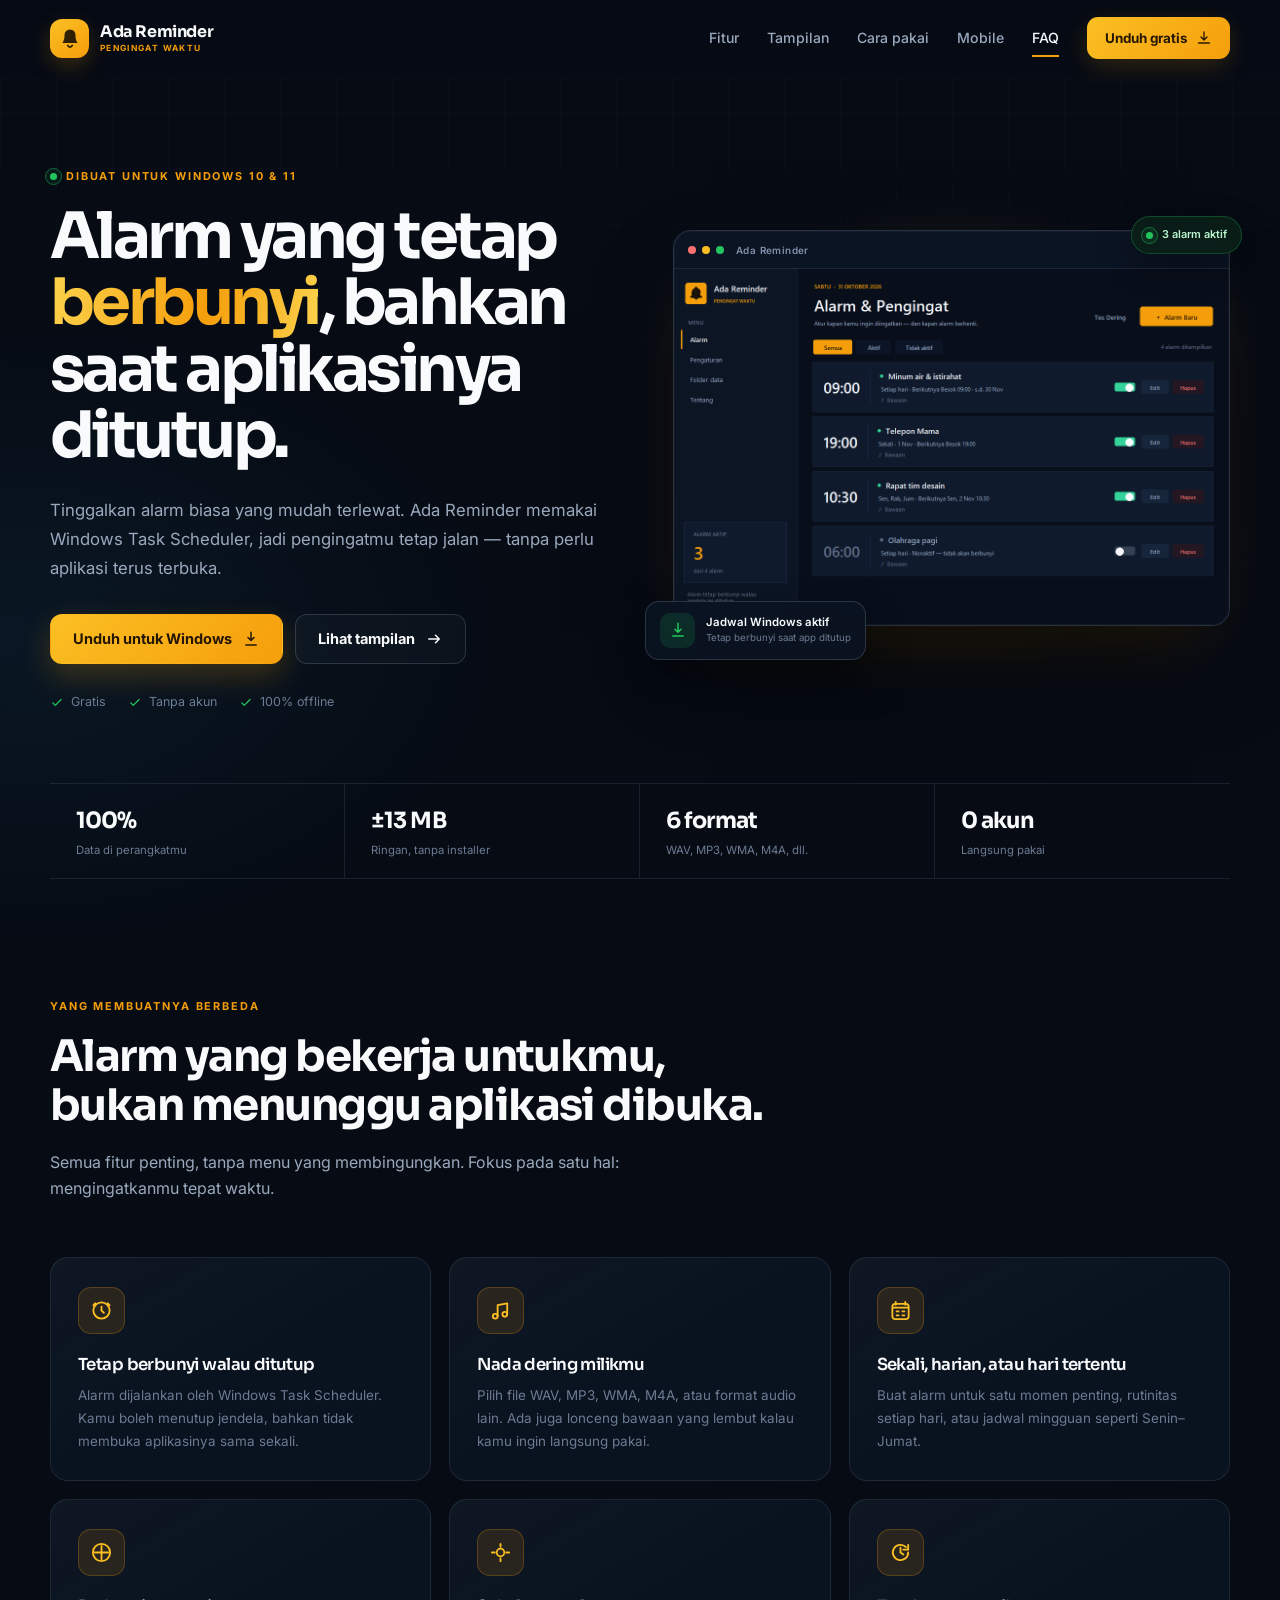
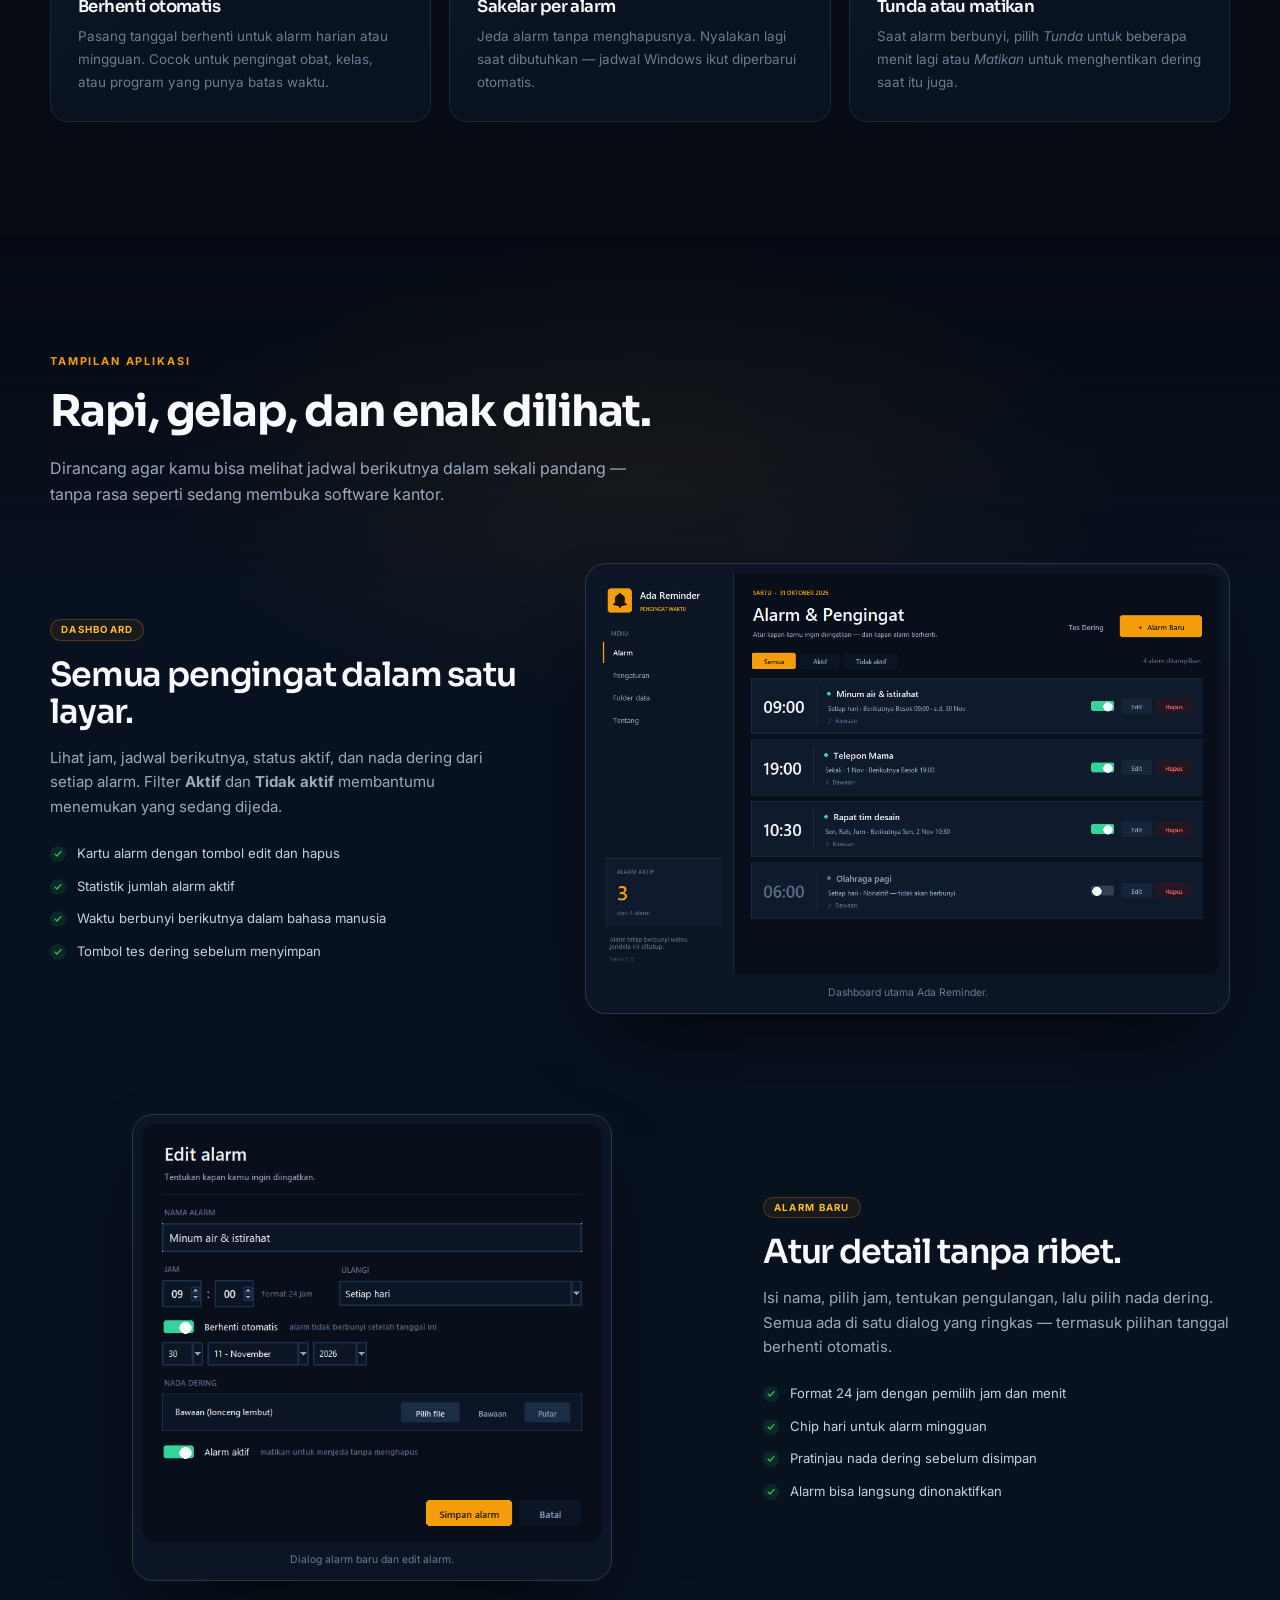
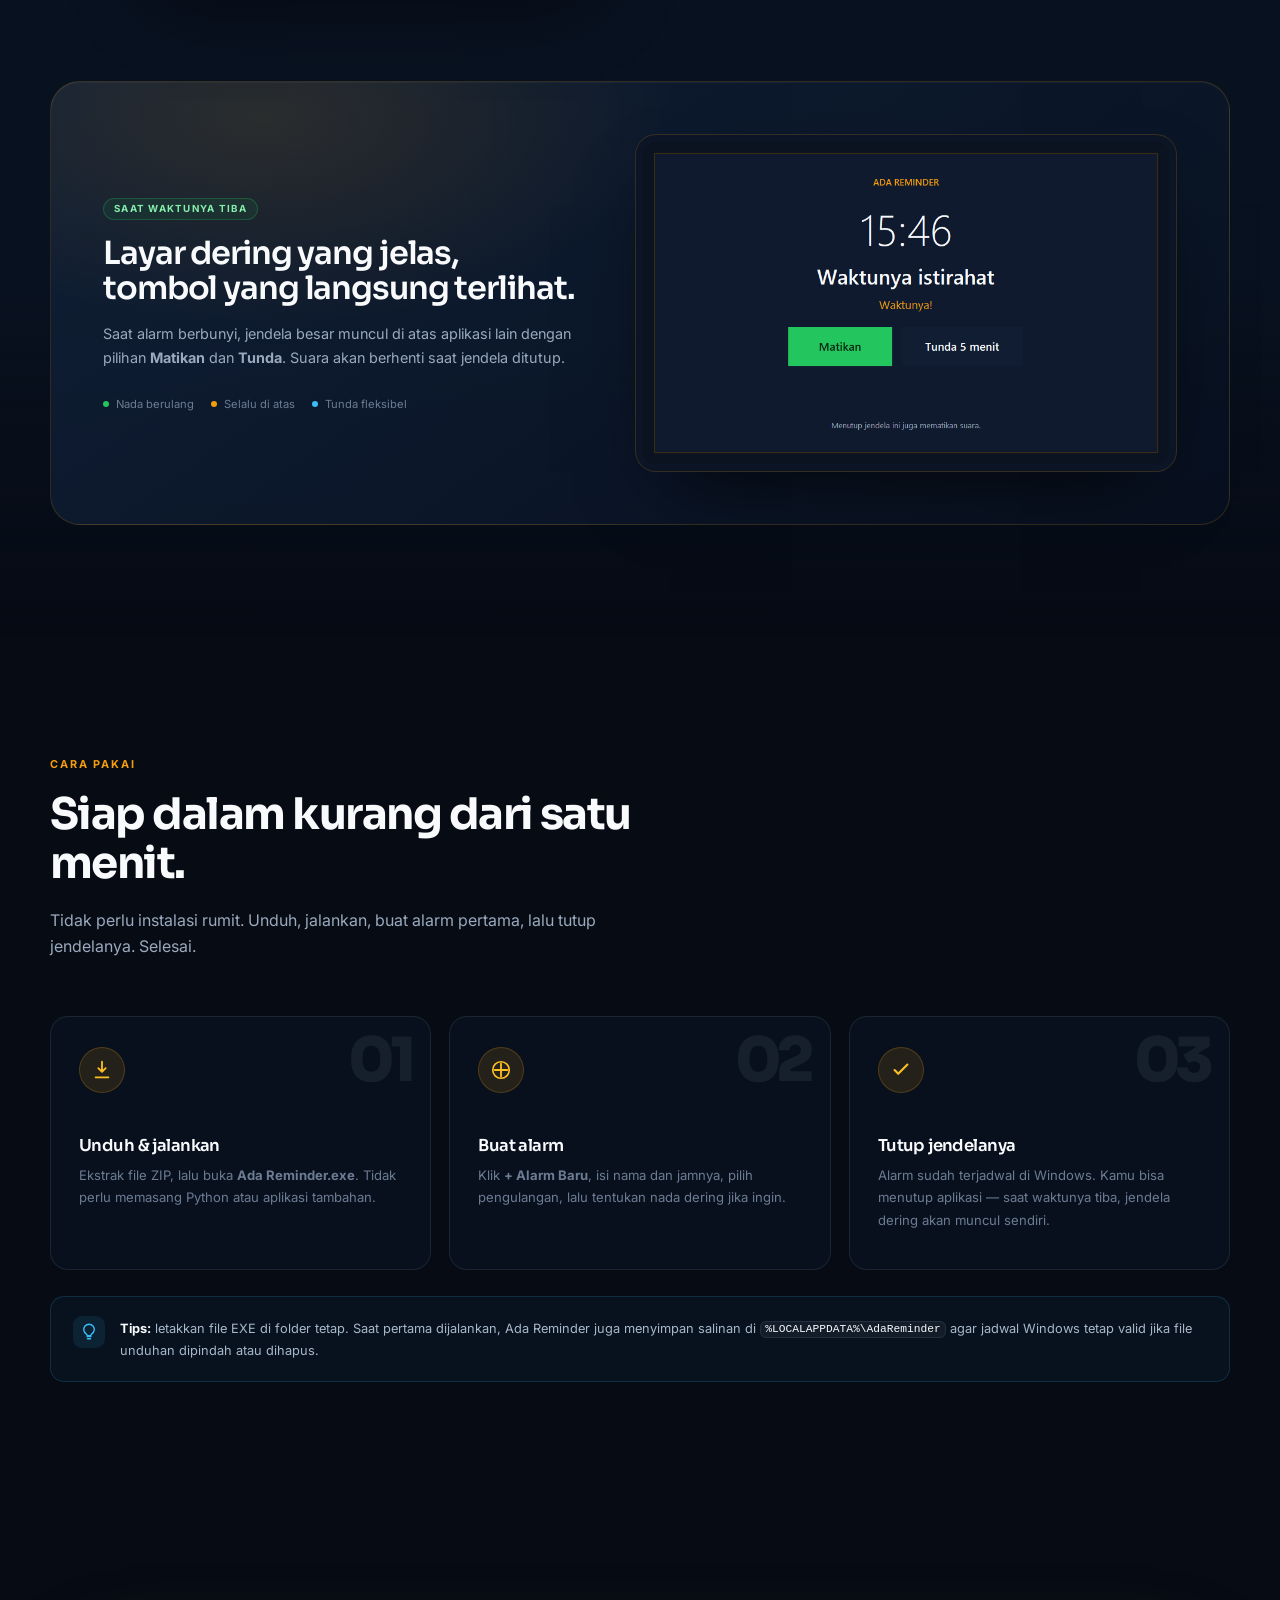
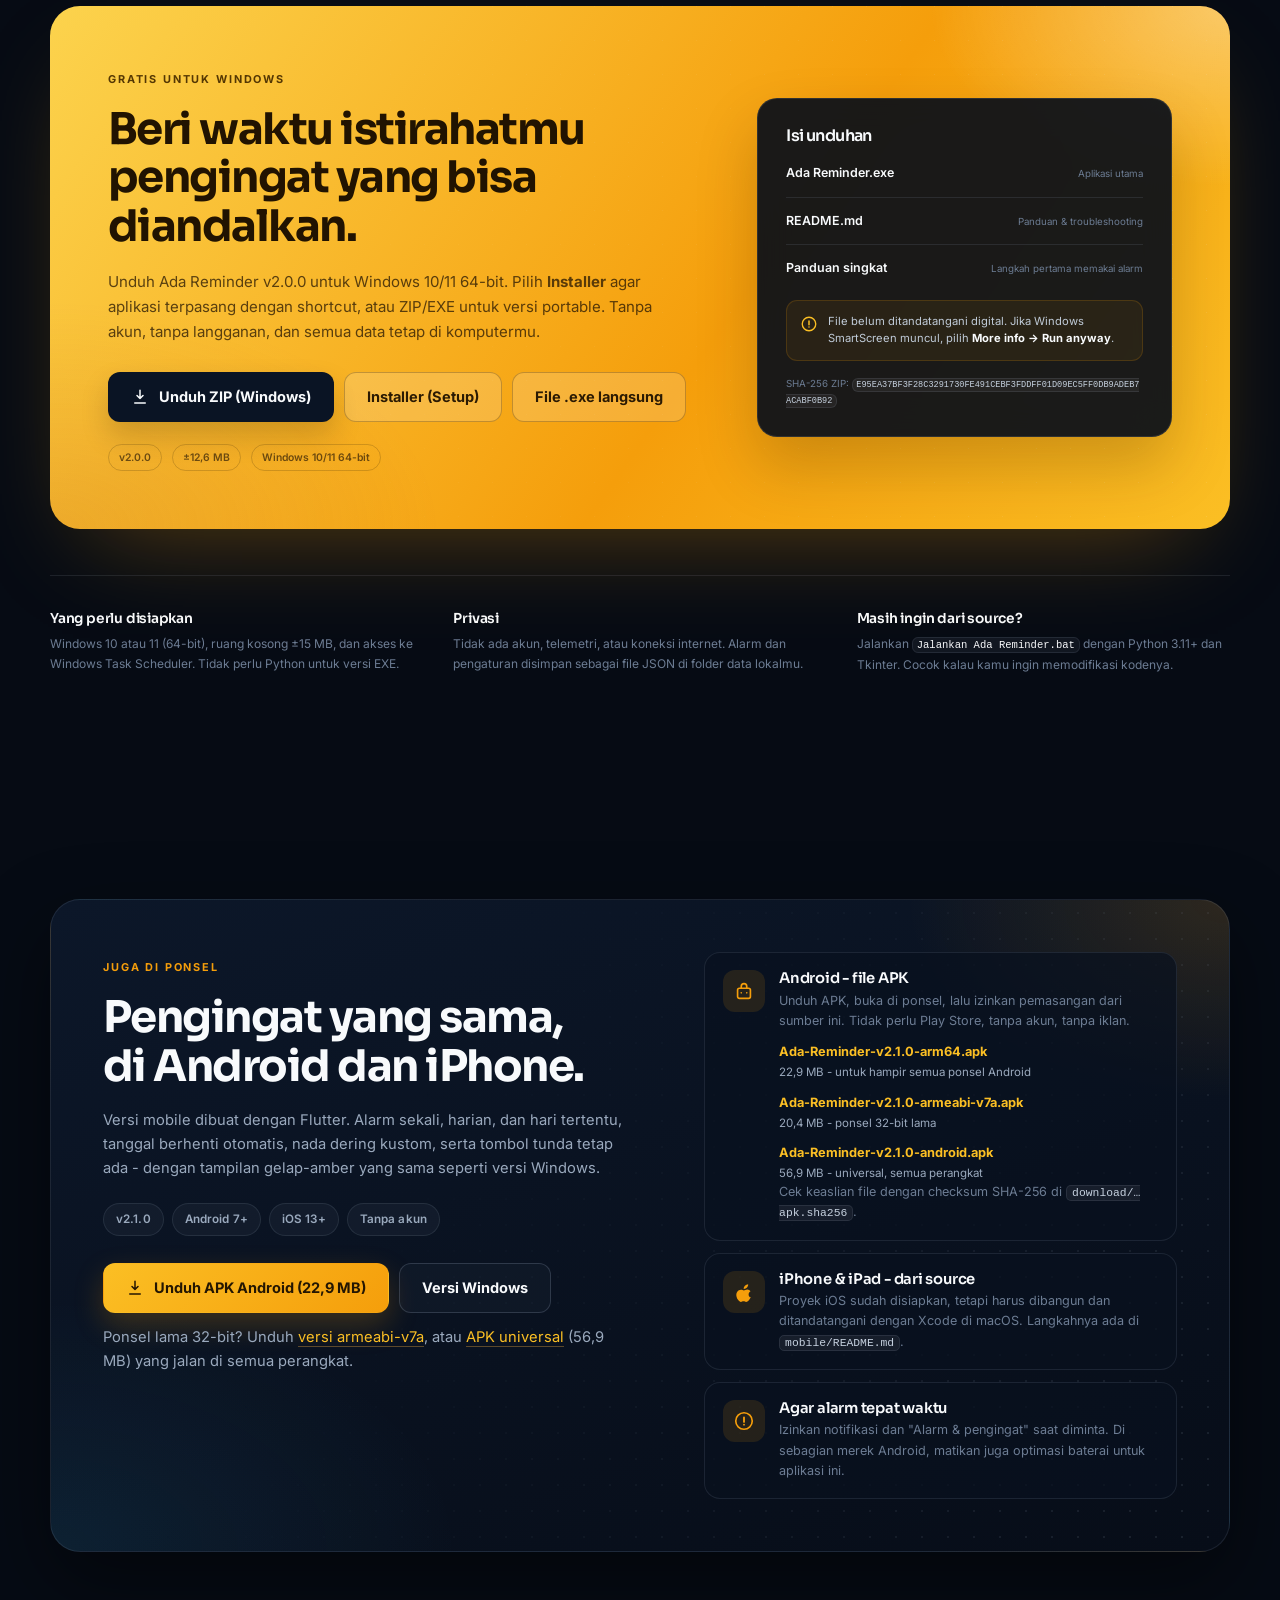
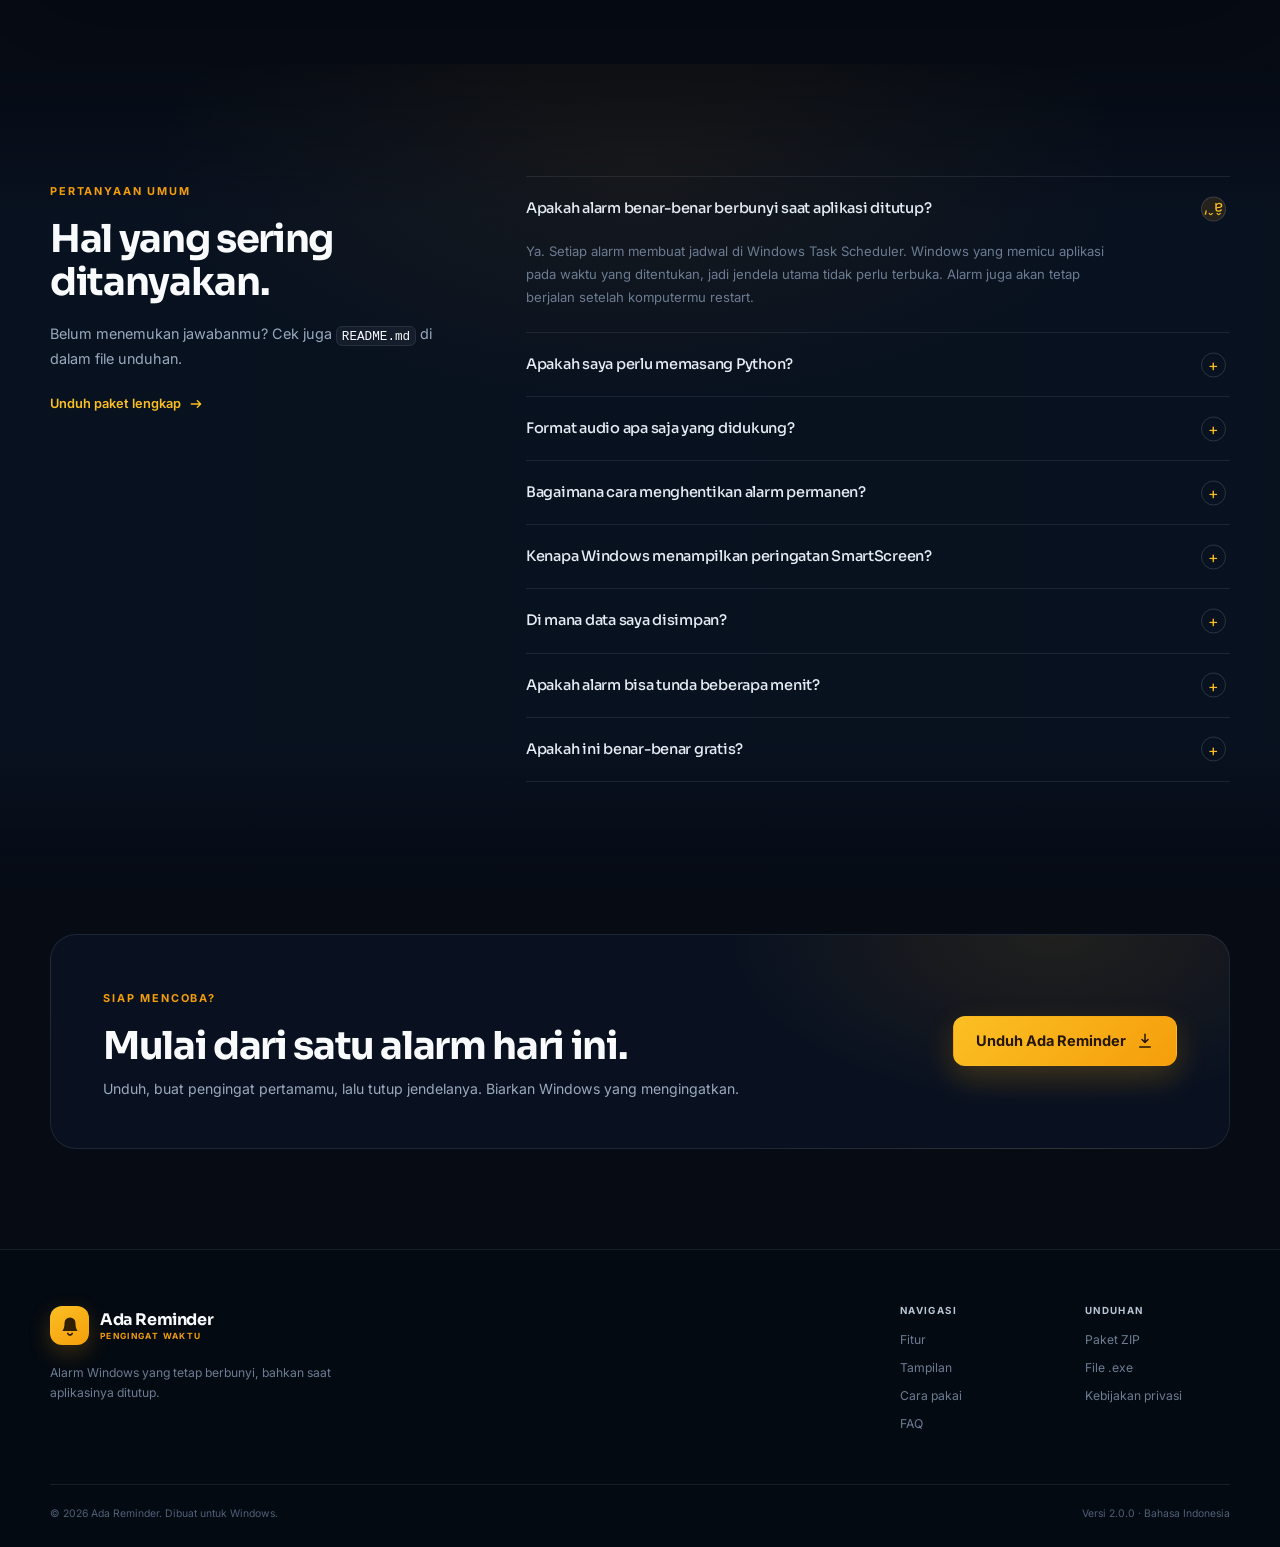
<file: index.html>
<!DOCTYPE html>
<html lang="id">
<head>
  <meta charset="UTF-8">
  <meta name="viewport" content="width=device-width, initial-scale=1.0">
  <title>Ada Reminder — Alarm Windows yang Tetap Berbunyi Walau Aplikasi Ditutup</title>
  <meta name="description" content="Ada Reminder adalah aplikasi alarm Windows 10/11 yang tetap berbunyi walau jendelanya ditutup. Atur jadwal sekali, harian, atau hari tertentu, ganti nada dering, dan berhenti otomatis. Gratis, offline, tanpa akun.">
  <meta name="theme-color" content="#060B14">
  <meta property="og:type" content="website">
  <meta property="og:url" content="https://faisalamin7415-stack.github.io/ada-reminder/">
  <meta property="og:title" content="Ada Reminder — Alarm yang tetap berbunyi">
  <meta property="og:description" content="Alarm Windows yang tetap berbunyi walau aplikasinya ditutup. Nada dering bisa diganti, jadwal fleksibel, dan gratis.">
  <meta property="og:image" content="https://faisalamin7415-stack.github.io/ada-reminder/assets/app-main.png">
  <meta name="twitter:card" content="summary_large_image">
  <link rel="canonical" href="https://faisalamin7415-stack.github.io/ada-reminder/">
  <link rel="icon" href="assets/favicon.ico" sizes="any">
  <link rel="preconnect" href="https://fonts.googleapis.com">
  <link rel="preconnect" href="https://fonts.gstatic.com" crossorigin>
  <link href="https://fonts.googleapis.com/css2?family=Inter:wght@400;500;600;700&family=Sora:wght@500;600;700;800&display=swap" rel="stylesheet">
  <link rel="stylesheet" href="style.css">
  <script>document.documentElement.classList.add('js');</script>
</head>
<body>
  <a class="skip-link" href="#main">Langsung ke konten</a>

  <header class="site-header" id="top">
    <div class="container nav-wrap">
      <a class="brand" href="#top" aria-label="Ada Reminder — kembali ke atas">
        <span class="brand-mark" aria-hidden="true">
          <svg viewBox="0 0 24 24" fill="none">
            <path d="M18 8.6a6 6 0 1 0-12 0c0 7-2.2 7.4-2.2 8.8h16.4C20.2 16 18 15.6 18 8.6Z" fill="currentColor"/>
            <path d="M9.6 20.2a2.6 2.6 0 0 0 4.8 0" stroke="currentColor" stroke-width="2" stroke-linecap="round"/>
          </svg>
        </span>
        <span class="brand-text">
          <strong>Ada Reminder</strong>
          <small>Pengingat waktu</small>
        </span>
      </a>

      <button class="nav-toggle" id="navToggle" type="button" aria-label="Buka menu" aria-controls="navMenu" aria-expanded="false">
        <span></span><span></span><span></span>
      </button>

      <nav class="nav" id="navMenu" aria-label="Navigasi utama">
        <a href="#fitur">Fitur</a>
        <a href="#tampilan">Tampilan</a>
        <a href="#cara-pakai">Cara pakai</a>
        <a href="#mobile">Mobile</a>
        <a href="#faq">FAQ</a>
        <a class="nav-cta" href="download/Ada-Reminder-v2.0.0-win64.zip" download>
          Unduh gratis
          <svg viewBox="0 0 24 24" fill="none" aria-hidden="true">
            <path d="M12 3v12m0 0 4.5-4.5M12 15l-4.5-4.5M4 19.5h16" stroke="currentColor" stroke-width="2" stroke-linecap="round" stroke-linejoin="round"/>
          </svg>
        </a>
      </nav>
    </div>
  </header>

  <main id="main">
    <!-- HERO -->
    <section class="hero">
      <div class="container hero-grid">
        <div class="hero-copy reveal">
          <span class="eyebrow">
            <span class="pulse-dot" aria-hidden="true"></span>
            Dibuat untuk Windows 10 &amp; 11
          </span>
          <h1>Alarm yang tetap <span class="grad">berbunyi</span>, bahkan saat aplikasinya ditutup.</h1>
          <p class="hero-lead">
            Tinggalkan alarm biasa yang mudah terlewat. Ada Reminder memakai
            Windows Task Scheduler, jadi pengingatmu tetap jalan — tanpa perlu
            aplikasi terus terbuka.
          </p>

          <div class="hero-actions">
            <a class="btn btn-primary" href="download/Ada-Reminder-v2.0.0-win64.zip" download>
              Unduh untuk Windows
              <svg viewBox="0 0 24 24" fill="none" aria-hidden="true">
                <path d="M12 3v11m0 0 4-4m-4 4-4-4M5 20h14" stroke="currentColor" stroke-width="2" stroke-linecap="round" stroke-linejoin="round"/>
              </svg>
            </a>
            <a class="btn btn-ghost" href="#tampilan">
              Lihat tampilan
              <svg viewBox="0 0 24 24" fill="none" aria-hidden="true">
                <path d="M5 12h14m-5-5 5 5-5 5" stroke="currentColor" stroke-width="2" stroke-linecap="round" stroke-linejoin="round"/>
              </svg>
            </a>
          </div>

          <ul class="hero-meta" aria-label="Keunggulan singkat">
            <li>
              <svg viewBox="0 0 24 24" fill="none" aria-hidden="true"><path d="m5 12 4 4L19 6" stroke="currentColor" stroke-width="2.2" stroke-linecap="round" stroke-linejoin="round"/></svg>
              Gratis
            </li>
            <li>
              <svg viewBox="0 0 24 24" fill="none" aria-hidden="true"><path d="m5 12 4 4L19 6" stroke="currentColor" stroke-width="2.2" stroke-linecap="round" stroke-linejoin="round"/></svg>
              Tanpa akun
            </li>
            <li>
              <svg viewBox="0 0 24 24" fill="none" aria-hidden="true"><path d="m5 12 4 4L19 6" stroke="currentColor" stroke-width="2.2" stroke-linecap="round" stroke-linejoin="round"/></svg>
              100% offline
            </li>
          </ul>
        </div>

        <div class="hero-visual reveal delay-1">
          <div class="visual-glow" aria-hidden="true"></div>
          <div class="window-frame">
            <div class="window-bar" aria-hidden="true">
              <span class="window-dots"><i></i><i></i><i></i></span>
              <span class="window-title">Ada Reminder</span>
              <span class="window-spacer"></span>
            </div>
            <img src="assets/app-main.png" width="1140" height="730" alt="Tampilan utama Ada Reminder dengan daftar alarm, filter, dan sakelar aktif">
          </div>

          <div class="floating-card is-bottom">
            <span class="float-icon green" aria-hidden="true">
              <svg viewBox="0 0 24 24" fill="none"><path d="M12 3v12m0 0 4-4m-4 4-4-4" stroke="currentColor" stroke-width="2" stroke-linecap="round" stroke-linejoin="round"/><path d="M5 20h14" stroke="currentColor" stroke-width="2" stroke-linecap="round"/></svg>
            </span>
            <span class="float-copy">
              <strong>Jadwal Windows aktif</strong>
              <small>Tetap berbunyi saat app ditutup</small>
            </span>
          </div>

          <div class="floating-pill is-top">
            <span class="pulse-dot" aria-hidden="true"></span>
            3 alarm aktif
          </div>
        </div>
      </div>

      <div class="container trust-strip reveal">
        <div class="trust-item">
          <strong>100%</strong>
          <span>Data di perangkatmu</span>
        </div>
        <div class="trust-item">
          <strong>±13 MB</strong>
          <span>Ringan, tanpa installer</span>
        </div>
        <div class="trust-item">
          <strong>6 format</strong>
          <span>WAV, MP3, WMA, M4A, dll.</span>
        </div>
        <div class="trust-item">
          <strong>0 akun</strong>
          <span>Langsung pakai</span>
        </div>
      </div>
    </section>

    <!-- FEATURES -->
    <section class="section" id="fitur">
      <div class="container">
        <div class="section-head reveal">
          <span class="eyebrow">Yang membuatnya berbeda</span>
          <h2>Alarm yang bekerja untukmu,<br>bukan menunggu aplikasi dibuka.</h2>
          <p>Semua fitur penting, tanpa menu yang membingungkan. Fokus pada satu hal: mengingatkanmu tepat waktu.</p>
        </div>

        <div class="feature-grid">
          <article class="feature-card reveal">
            <span class="feature-icon" aria-hidden="true">
              <svg viewBox="0 0 24 24" fill="none"><path d="M12 8v4l2.5 2.5" stroke="currentColor" stroke-width="1.9" stroke-linecap="round"/><circle cx="12" cy="12" r="8.5" stroke="currentColor" stroke-width="1.9"/><path d="M5.5 4.5 3.6 6.4M18.5 4.5l1.9 1.9" stroke="currentColor" stroke-width="1.9" stroke-linecap="round"/></svg>
            </span>
            <h3>Tetap berbunyi walau ditutup</h3>
            <p>Alarm dijalankan oleh Windows Task Scheduler. Kamu boleh menutup jendela, bahkan tidak membuka aplikasinya sama sekali.</p>
          </article>

          <article class="feature-card reveal delay-1">
            <span class="feature-icon" aria-hidden="true">
              <svg viewBox="0 0 24 24" fill="none"><path d="M9 18V6.5l10-2V16" stroke="currentColor" stroke-width="1.9" stroke-linecap="round" stroke-linejoin="round"/><circle cx="6.5" cy="18" r="2.5" stroke="currentColor" stroke-width="1.9"/><circle cx="16.5" cy="16" r="2.5" stroke="currentColor" stroke-width="1.9"/></svg>
            </span>
            <h3>Nada dering milikmu</h3>
            <p>Pilih file WAV, MP3, WMA, M4A, atau format audio lain. Ada juga lonceng bawaan yang lembut kalau kamu ingin langsung pakai.</p>
          </article>

          <article class="feature-card reveal delay-2">
            <span class="feature-icon" aria-hidden="true">
              <svg viewBox="0 0 24 24" fill="none"><path d="M7 3v3M17 3v3M4 9h16" stroke="currentColor" stroke-width="1.9" stroke-linecap="round"/><rect x="3.5" y="5" width="17" height="16" rx="3" stroke="currentColor" stroke-width="1.9"/><path d="M8 13h2m4 0h2M8 17h2m4 0h2" stroke="currentColor" stroke-width="1.9" stroke-linecap="round"/></svg>
            </span>
            <h3>Sekali, harian, atau hari tertentu</h3>
            <p>Buat alarm untuk satu momen penting, rutinitas setiap hari, atau jadwal mingguan seperti Senin–Jumat.</p>
          </article>

          <article class="feature-card reveal">
            <span class="feature-icon" aria-hidden="true">
              <svg viewBox="0 0 24 24" fill="none"><path d="M5 12h14" stroke="currentColor" stroke-width="1.9" stroke-linecap="round"/><path d="M12 5v14" stroke="currentColor" stroke-width="1.9" stroke-linecap="round"/><circle cx="12" cy="12" r="9" stroke="currentColor" stroke-width="1.9"/></svg>
            </span>
            <h3>Berhenti otomatis</h3>
            <p>Pasang tanggal berhenti untuk alarm harian atau mingguan. Cocok untuk pengingat obat, kelas, atau program yang punya batas waktu.</p>
          </article>

          <article class="feature-card reveal delay-1">
            <span class="feature-icon" aria-hidden="true">
              <svg viewBox="0 0 24 24" fill="none"><path d="M12 3v3M12 18v3M3 12h3M18 12h3" stroke="currentColor" stroke-width="1.9" stroke-linecap="round"/><circle cx="12" cy="12" r="4" stroke="currentColor" stroke-width="1.9"/></svg>
            </span>
            <h3>Sakelar per alarm</h3>
            <p>Jeda alarm tanpa menghapusnya. Nyalakan lagi saat dibutuhkan — jadwal Windows ikut diperbarui otomatis.</p>
          </article>

          <article class="feature-card reveal delay-2">
            <span class="feature-icon" aria-hidden="true">
              <svg viewBox="0 0 24 24" fill="none"><path d="M12 7v5l3 2" stroke="currentColor" stroke-width="1.9" stroke-linecap="round"/><path d="M20 12a8 8 0 1 1-2.34-5.66" stroke="currentColor" stroke-width="1.9" stroke-linecap="round"/><path d="M20 4v5h-5" stroke="currentColor" stroke-width="1.9" stroke-linecap="round" stroke-linejoin="round"/></svg>
            </span>
            <h3>Tunda atau matikan</h3>
            <p>Saat alarm berbunyi, pilih <em>Tunda</em> untuk beberapa menit lagi atau <em>Matikan</em> untuk menghentikan dering saat itu juga.</p>
          </article>
        </div>
      </div>
    </section>

    <!-- SHOWCASE -->
    <section class="section section-alt" id="tampilan">
      <div class="container">
        <div class="section-head reveal">
          <span class="eyebrow">Tampilan aplikasi</span>
          <h2>Rapi, gelap, dan enak dilihat.</h2>
          <p>Dirancang agar kamu bisa melihat jadwal berikutnya dalam sekali pandang — tanpa rasa seperti sedang membuka software kantor.</p>
        </div>

        <div class="showcase-row">
          <div class="showcase-copy reveal">
            <span class="tag">Dashboard</span>
            <h3>Semua pengingat dalam satu layar.</h3>
            <p>Lihat jam, jadwal berikutnya, status aktif, dan nada dering dari setiap alarm. Filter <strong>Aktif</strong> dan <strong>Tidak aktif</strong> membantumu menemukan yang sedang dijeda.</p>
            <ul class="check-list">
              <li>Kartu alarm dengan tombol edit dan hapus</li>
              <li>Statistik jumlah alarm aktif</li>
              <li>Waktu berbunyi berikutnya dalam bahasa manusia</li>
              <li>Tombol tes dering sebelum menyimpan</li>
            </ul>
          </div>
          <figure class="screenshot-card reveal delay-1">
            <img src="assets/app-main.png" width="1140" height="730" loading="lazy" alt="Dashboard Ada Reminder menampilkan empat alarm dengan status aktif dan tidak aktif">
            <figcaption>Dashboard utama Ada Reminder.</figcaption>
          </figure>
        </div>

        <div class="showcase-row reverse">
          <div class="showcase-copy reveal">
            <span class="tag">Alarm baru</span>
            <h3>Atur detail tanpa ribet.</h3>
            <p>Isi nama, pilih jam, tentukan pengulangan, lalu pilih nada dering. Semua ada di satu dialog yang ringkas — termasuk pilihan tanggal berhenti otomatis.</p>
            <ul class="check-list">
              <li>Format 24 jam dengan pemilih jam dan menit</li>
              <li>Chip hari untuk alarm mingguan</li>
              <li>Pratinjau nada dering sebelum disimpan</li>
              <li>Alarm bisa langsung dinonaktifkan</li>
            </ul>
          </div>
          <figure class="screenshot-card narrow reveal delay-1">
            <img src="assets/alarm-dialog.png" width="640" height="580" loading="lazy" alt="Dialog edit alarm dengan pengaturan nama, jam, pengulangan, nada dering, dan tanggal berhenti otomatis">
            <figcaption>Dialog alarm baru dan edit alarm.</figcaption>
          </figure>
        </div>

        <div class="ring-panel reveal">
          <div class="ring-copy">
            <span class="tag tag-green">Saat waktunya tiba</span>
            <h3>Layar dering yang jelas,<br>tombol yang langsung terlihat.</h3>
            <p>Saat alarm berbunyi, jendela besar muncul di atas aplikasi lain dengan pilihan <strong>Matikan</strong> dan <strong>Tunda</strong>. Suara akan berhenti saat jendela ditutup.</p>
            <div class="ring-actions">
              <span><i class="mini-dot green"></i> Nada berulang</span>
              <span><i class="mini-dot amber"></i> Selalu di atas</span>
              <span><i class="mini-dot blue"></i> Tunda fleksibel</span>
            </div>
          </div>
          <figure class="screenshot-card ring-shot">
            <img src="assets/ring-alert.png" width="880" height="540" loading="lazy" alt="Jendela dering Ada Reminder bertuliskan Waktunya istirahat dengan tombol Matikan dan Tunda 5 menit">
            <figcaption>Tampilan saat alarm berbunyi.</figcaption>
          </figure>
        </div>
      </div>
    </section>

    <!-- HOW IT WORKS -->
    <section class="section" id="cara-pakai">
      <div class="container">
        <div class="section-head reveal">
          <span class="eyebrow">Cara pakai</span>
          <h2>Siap dalam kurang dari satu menit.</h2>
          <p>Tidak perlu instalasi rumit. Unduh, jalankan, buat alarm pertama, lalu tutup jendelanya. Selesai.</p>
        </div>

        <ol class="steps">
          <li class="step-card reveal">
            <span class="step-number">01</span>
            <span class="step-icon" aria-hidden="true">
              <svg viewBox="0 0 24 24" fill="none"><path d="M12 3v11m0 0 4-4m-4 4-4-4M5 20h14" stroke="currentColor" stroke-width="2" stroke-linecap="round" stroke-linejoin="round"/></svg>
            </span>
            <h3>Unduh &amp; jalankan</h3>
            <p>Ekstrak file ZIP, lalu buka <strong>Ada Reminder.exe</strong>. Tidak perlu memasang Python atau aplikasi tambahan.</p>
          </li>
          <li class="step-card reveal delay-1">
            <span class="step-number">02</span>
            <span class="step-icon" aria-hidden="true">
              <svg viewBox="0 0 24 24" fill="none"><path d="M12 5v14M5 12h14" stroke="currentColor" stroke-width="2" stroke-linecap="round"/><circle cx="12" cy="12" r="9" stroke="currentColor" stroke-width="1.8"/></svg>
            </span>
            <h3>Buat alarm</h3>
            <p>Klik <strong>+ Alarm Baru</strong>, isi nama dan jamnya, pilih pengulangan, lalu tentukan nada dering jika ingin.</p>
          </li>
          <li class="step-card reveal delay-2">
            <span class="step-number">03</span>
            <span class="step-icon" aria-hidden="true">
              <svg viewBox="0 0 24 24" fill="none"><path d="m5 12 4 4L19 6" stroke="currentColor" stroke-width="2.3" stroke-linecap="round" stroke-linejoin="round"/></svg>
            </span>
            <h3>Tutup jendelanya</h3>
            <p>Alarm sudah terjadwal di Windows. Kamu bisa menutup aplikasi — saat waktunya tiba, jendela dering akan muncul sendiri.</p>
          </li>
        </ol>

        <div class="tip-box reveal">
          <span class="tip-icon" aria-hidden="true">
            <svg viewBox="0 0 24 24" fill="none"><path d="M9.5 18h5M10 21h4" stroke="currentColor" stroke-width="2" stroke-linecap="round"/><path d="M8.2 14.5a7 7 0 1 1 7.6 0c-.8.6-1.3 1.4-1.3 2.3H9.5c0-.9-.5-1.7-1.3-2.3Z" stroke="currentColor" stroke-width="1.8" stroke-linejoin="round"/></svg>
          </span>
          <p><strong>Tips:</strong> letakkan file EXE di folder tetap. Saat pertama dijalankan, Ada Reminder juga menyimpan salinan di <code>%LOCALAPPDATA%\AdaReminder</code> agar jadwal Windows tetap valid jika file unduhan dipindah atau dihapus.</p>
        </div>
      </div>
    </section>

    <!-- DOWNLOAD -->
    <section class="section" id="unduh">
      <div class="container">
        <div class="download-panel reveal">
          <div class="download-copy">
            <span class="eyebrow light">Gratis untuk Windows</span>
            <h2>Beri waktu istirahatmu<br>pengingat yang bisa diandalkan.</h2>
            <p>Unduh Ada Reminder v2.0.0 untuk Windows 10/11 64-bit. Pilih <strong>Installer</strong> agar aplikasi terpasang dengan shortcut, atau ZIP/EXE untuk versi portable. Tanpa akun, tanpa langganan, dan semua data tetap di komputermu.</p>

            <div class="download-actions">
              <a class="btn btn-dark" href="download/Ada-Reminder-v2.0.0-win64.zip" download>
                <svg viewBox="0 0 24 24" fill="none" aria-hidden="true"><path d="M12 3v11m0 0 4-4m-4 4-4-4M5 20h14" stroke="currentColor" stroke-width="2" stroke-linecap="round" stroke-linejoin="round"/></svg>
                Unduh ZIP (Windows)
              </a>
              <a class="btn btn-outline-dark" href="download/Ada-Reminder-Setup-v2.0.0.exe" download>
                Installer (Setup)
              </a>
              <a class="btn btn-outline-dark" href="download/Ada%20Reminder.exe" download>
                File .exe langsung
              </a>
            </div>

            <div class="download-meta">
              <span>v2.0.0</span>
              <span>±12,6 MB</span>
              <span>Windows 10/11 64-bit</span>
            </div>
          </div>

          <div class="download-card">
            <h3>Isi unduhan</h3>
            <ul class="download-list">
              <li><span>Ada Reminder.exe</span><small>Aplikasi utama</small></li>
              <li><span>README.md</span><small>Panduan &amp; troubleshooting</small></li>
              <li><span>Panduan singkat</span><small>Langkah pertama memakai alarm</small></li>
            </ul>
            <div class="notice">
              <svg viewBox="0 0 24 24" fill="none" aria-hidden="true"><path d="M12 8v5m0 3h.01" stroke="currentColor" stroke-width="2" stroke-linecap="round"/><circle cx="12" cy="12" r="9" stroke="currentColor" stroke-width="1.8"/></svg>
              <p>File belum ditandatangani digital. Jika Windows SmartScreen muncul, pilih <strong>More info → Run anyway</strong>.</p>
            </div>
            <p class="checksum" id="checksumLine">SHA-256 ZIP: <code id="checksum">E95EA37BF3F28C3291730FE491CEBF3FDDFF01D09EC5FF0DB9ADEB7ACABF0B92</code></p>
          </div>
        </div>

        <div class="requirements reveal">
          <div>
            <h3>Yang perlu disiapkan</h3>
            <p>Windows 10 atau 11 (64-bit), ruang kosong ±15 MB, dan akses ke Windows Task Scheduler. Tidak perlu Python untuk versi EXE.</p>
          </div>
          <div>
            <h3>Privasi</h3>
            <p>Tidak ada akun, telemetri, atau koneksi internet. Alarm dan pengaturan disimpan sebagai file JSON di folder data lokalmu.</p>
          </div>
          <div>
            <h3>Masih ingin dari source?</h3>
            <p>Jalankan <code>Jalankan Ada Reminder.bat</code> dengan Python 3.11+ dan Tkinter. Cocok kalau kamu ingin memodifikasi kodenya.</p>
          </div>
        </div>
      </div>
    </section>

    <!-- MOBILE -->
    <section class="section" id="mobile">
      <div class="container">
        <div class="mobile-panel reveal">
          <div class="mobile-copy">
            <span class="eyebrow">Juga di ponsel</span>
            <h2>Pengingat yang sama,<br>di Android dan iPhone.</h2>
            <p>
              Versi mobile dibuat dengan Flutter. Alarm sekali, harian, dan hari tertentu,
              tanggal berhenti otomatis, nada dering kustom, serta tombol tunda tetap ada -
              dengan tampilan gelap-amber yang sama seperti versi Windows.
            </p>

            <div class="mobile-badges">
              <span class="mobile-badge">v2.1.0</span>
              <span class="mobile-badge">Android 7+</span>
              <span class="mobile-badge">iOS 13+</span>
              <span class="mobile-badge">Tanpa akun</span>
            </div>

            <div class="download-actions">
              <a class="btn btn-primary" href="download/Ada-Reminder-v2.1.0-arm64.apk" download>
                <svg viewBox="0 0 24 24" fill="none" aria-hidden="true"><path d="M12 3v11m0 0 4-4m-4 4-4-4M5 20h14" stroke="currentColor" stroke-width="2" stroke-linecap="round" stroke-linejoin="round"/></svg>
                Unduh APK Android (22,9 MB)
              </a>
              <a class="btn btn-ghost" href="#unduh">Versi Windows</a>
            </div>
            <p class="download-note">
              Ponsel lama 32-bit? Unduh
              <a href="download/Ada-Reminder-v2.1.0-armeabi-v7a.apk" download>versi armeabi-v7a</a>,
              atau
              <a href="download/Ada-Reminder-v2.1.0-android.apk" download>APK universal</a>
              (56,9 MB) yang jalan di semua perangkat.
            </p>
          </div>

          <div class="mobile-stores">
            <div class="mobile-store">
              <span class="mobile-store-icon" aria-hidden="true">
                <svg viewBox="0 0 24 24" fill="none"><path d="M7 9h10a2 2 0 0 1 2 2v7a2 2 0 0 1-2 2H7a2 2 0 0 1-2-2v-7a2 2 0 0 1 2-2Z" stroke="currentColor" stroke-width="1.8"/><path d="M9 9V7a3 3 0 0 1 6 0v2M9 14h.01M15 14h.01" stroke="currentColor" stroke-width="1.8" stroke-linecap="round"/></svg>
              </span>
              <div>
                <h3>Android - file APK</h3>
                <p>
                  Unduh APK, buka di ponsel, lalu izinkan pemasangan dari sumber ini.
                  Tidak perlu Play Store, tanpa akun, tanpa iklan.
                </p>
                <ul class="apk-list">
                  <li>
                    <a class="apk-link" href="download/Ada-Reminder-v2.1.0-arm64.apk" download>Ada-Reminder-v2.1.0-arm64.apk</a>
                    <span>22,9 MB - untuk hampir semua ponsel Android</span>
                  </li>
                  <li>
                    <a class="apk-link" href="download/Ada-Reminder-v2.1.0-armeabi-v7a.apk" download>Ada-Reminder-v2.1.0-armeabi-v7a.apk</a>
                    <span>20,4 MB - ponsel 32-bit lama</span>
                  </li>
                  <li>
                    <a class="apk-link" href="download/Ada-Reminder-v2.1.0-android.apk" download>Ada-Reminder-v2.1.0-android.apk</a>
                    <span>56,9 MB - universal, semua perangkat</span>
                  </li>
                </ul>
                <p class="apk-hash">
                  Cek keaslian file dengan checksum SHA-256 di
                  <code>download/…apk.sha256</code>.
                </p>
              </div>
            </div>

            <div class="mobile-store">
              <span class="mobile-store-icon" aria-hidden="true">
                <svg viewBox="0 0 24 24" fill="none"><path d="M16.5 3.5c.2 1.3-.4 2.6-1.2 3.5-.9 1-2.3 1.7-3.6 1.6-.2-1.3.5-2.6 1.3-3.4.9-.9 2.3-1.6 3.5-1.7Z" fill="currentColor"/><path d="M19.5 17.2c-.6 1.4-1.3 2.8-2.4 4-.9 1-1.6 1.6-2.8 1.6-1.1 0-1.5-.7-2.8-.7-1.3 0-1.8.7-2.8.7-1.2 0-2.1-.9-3-2-1.7-2.2-3-6.2-1.2-8.9 1-1.5 2.6-2.4 4.2-2.4 1.2 0 2.4.8 3.2.8.8 0 2.3-1 3.8-.9 1.3.1 2.5.6 3.4 1.7-3 1.8-2.5 6 .4 7.1Z" fill="currentColor"/></svg>
              </span>
              <div>
                <h3>iPhone &amp; iPad - dari source</h3>
                <p>
                  Proyek iOS sudah disiapkan, tetapi harus dibangun dan ditandatangani
                  dengan Xcode di macOS. Langkahnya ada di
                  <code>mobile/README.md</code>.
                </p>
              </div>
            </div>

            <div class="mobile-store">
              <span class="mobile-store-icon" aria-hidden="true">
                <svg viewBox="0 0 24 24" fill="none"><path d="M12 8v5m0 3h.01" stroke="currentColor" stroke-width="2" stroke-linecap="round"/><circle cx="12" cy="12" r="9" stroke="currentColor" stroke-width="1.8"/></svg>
              </span>
              <div>
                <h3>Agar alarm tepat waktu</h3>
                <p>
                  Izinkan notifikasi dan "Alarm &amp; pengingat" saat diminta. Di sebagian
                  merek Android, matikan juga optimasi baterai untuk aplikasi ini.
                </p>
              </div>
            </div>
          </div>
        </div>
      </div>
    </section>

    <!-- FAQ -->
    <section class="section section-alt" id="faq">
      <div class="container faq-layout">
        <div class="faq-intro reveal">
          <span class="eyebrow">Pertanyaan umum</span>
          <h2>Hal yang sering ditanyakan.</h2>
          <p>Belum menemukan jawabanmu? Cek juga <code>README.md</code> di dalam file unduhan.</p>
          <a class="text-link" href="download/Ada-Reminder-v2.0.0-win64.zip" download>
            Unduh paket lengkap
            <svg viewBox="0 0 24 24" fill="none" aria-hidden="true"><path d="M5 12h14m-5-5 5 5-5 5" stroke="currentColor" stroke-width="2" stroke-linecap="round" stroke-linejoin="round"/></svg>
          </a>
        </div>

        <div class="faq-list reveal delay-1">
          <details open>
            <summary>Apakah alarm benar-benar berbunyi saat aplikasi ditutup?</summary>
            <p>Ya. Setiap alarm membuat jadwal di Windows Task Scheduler. Windows yang memicu aplikasi pada waktu yang ditentukan, jadi jendela utama tidak perlu terbuka. Alarm juga akan tetap berjalan setelah komputermu restart.</p>
          </details>
          <details>
            <summary>Apakah saya perlu memasang Python?</summary>
            <p>Tidak, jika memakai file <strong>Ada Reminder.exe</strong>. Python hanya dibutuhkan jika kamu ingin menjalankan versi source lewat <code>Jalankan Ada Reminder.bat</code>.</p>
          </details>
          <details>
            <summary>Format audio apa saja yang didukung?</summary>
            <p>WAV diputar langsung lewat Windows. Format lain seperti MP3, WMA, dan M4A diputar lewat pemutar media bawaan Windows. Setelah dipilih, file disalin ke folder data agar alarm tetap punya suara meskipun file aslinya dipindah.</p>
          </details>
          <details>
            <summary>Bagaimana cara menghentikan alarm permanen?</summary>
            <p>Buka aplikasi, lalu hapus alarm lewat tombol <strong>Hapus</strong> di kartunya. Untuk menjeda sementara, matikan sakelar <strong>Alarm aktif</strong>. Kamu juga bisa memakai tanggal <strong>Berhenti otomatis</strong> agar alarm berhenti sendiri setelah tanggal tertentu.</p>
          </details>
          <details>
            <summary>Kenapa Windows menampilkan peringatan SmartScreen?</summary>
            <p>Karena file belum memiliki sertifikat code signing. Ini normal untuk aplikasi kecil yang didistribusikan langsung. Klik <strong>More info</strong>, lalu <strong>Run anyway</strong>. Kamu juga bisa memeriksa checksum SHA-256 yang tertera di halaman ini.</p>
          </details>
          <details>
            <summary>Di mana data saya disimpan?</summary>
            <p>Di <code>%APPDATA%\AdaReminder</code>. Isinya antara lain <code>alarms.json</code>, pengaturan, nada dering pilihanmu, file jadwal, dan log. Tidak ada data yang dikirim ke server.</p>
          </details>
          <details>
            <summary>Apakah alarm bisa tunda beberapa menit?</summary>
            <p>Bisa. Saat alarm berbunyi, klik <strong>Tunda</strong>. Durasi tunda bisa diatur di menu Pengaturan (1–60 menit). Tunda membuat jadwal Windows baru, jadi tetap berfungsi meski jendela utama ditutup.</p>
          </details>
          <details>
            <summary>Apakah ini benar-benar gratis?</summary>
            <p>Ya. Tidak ada langganan atau fitur terkunci. Kamu bisa mengunduh, memakai, dan menyimpan aplikasinya tanpa biaya.</p>
          </details>
        </div>
      </div>
    </section>

    <!-- FINAL CTA -->
    <section class="section final-cta">
      <div class="container final-cta-inner reveal">
        <div>
          <span class="eyebrow">Siap mencoba?</span>
          <h2>Mulai dari satu alarm hari ini.</h2>
          <p>Unduh, buat pengingat pertamamu, lalu tutup jendelanya. Biarkan Windows yang mengingatkan.</p>
        </div>
        <a class="btn btn-primary" href="download/Ada-Reminder-v2.0.0-win64.zip" download>
          Unduh Ada Reminder
          <svg viewBox="0 0 24 24" fill="none" aria-hidden="true"><path d="M12 3v11m0 0 4-4m-4 4-4-4M5 20h14" stroke="currentColor" stroke-width="2" stroke-linecap="round" stroke-linejoin="round"/></svg>
        </a>
      </div>
    </section>
  </main>

  <footer class="site-footer">
    <div class="container footer-grid">
      <div class="footer-brand">
        <a class="brand" href="#top" aria-label="Ada Reminder">
          <span class="brand-mark" aria-hidden="true">
            <svg viewBox="0 0 24 24" fill="none">
              <path d="M18 8.6a6 6 0 1 0-12 0c0 7-2.2 7.4-2.2 8.8h16.4C20.2 16 18 15.6 18 8.6Z" fill="currentColor"/>
              <path d="M9.6 20.2a2.6 2.6 0 0 0 4.8 0" stroke="currentColor" stroke-width="2" stroke-linecap="round"/>
            </svg>
          </span>
          <span class="brand-text"><strong>Ada Reminder</strong><small>Pengingat waktu</small></span>
        </a>
        <p>Alarm Windows yang tetap berbunyi, bahkan saat aplikasinya ditutup.</p>
      </div>
      <div class="footer-links">
        <div>
          <h3>Navigasi</h3>
          <a href="#fitur">Fitur</a>
          <a href="#tampilan">Tampilan</a>
          <a href="#cara-pakai">Cara pakai</a>
          <a href="#faq">FAQ</a>
        </div>
        <div>
          <h3>Unduhan</h3>
          <a href="download/Ada-Reminder-v2.0.0-win64.zip" download>Paket ZIP</a>
          <a href="download/Ada%20Reminder.exe" download>File .exe</a>
          <a href="privasi.html">Kebijakan privasi</a>
        </div>
      </div>
    </div>
    <div class="container footer-bottom">
      <p>© <span id="year">2026</span> Ada Reminder. Dibuat untuk Windows.</p>
      <p>Versi 2.0.0 · Bahasa Indonesia</p>
    </div>
  </footer>

  <script src="script.js"></script>
</body>
</html>
</file>
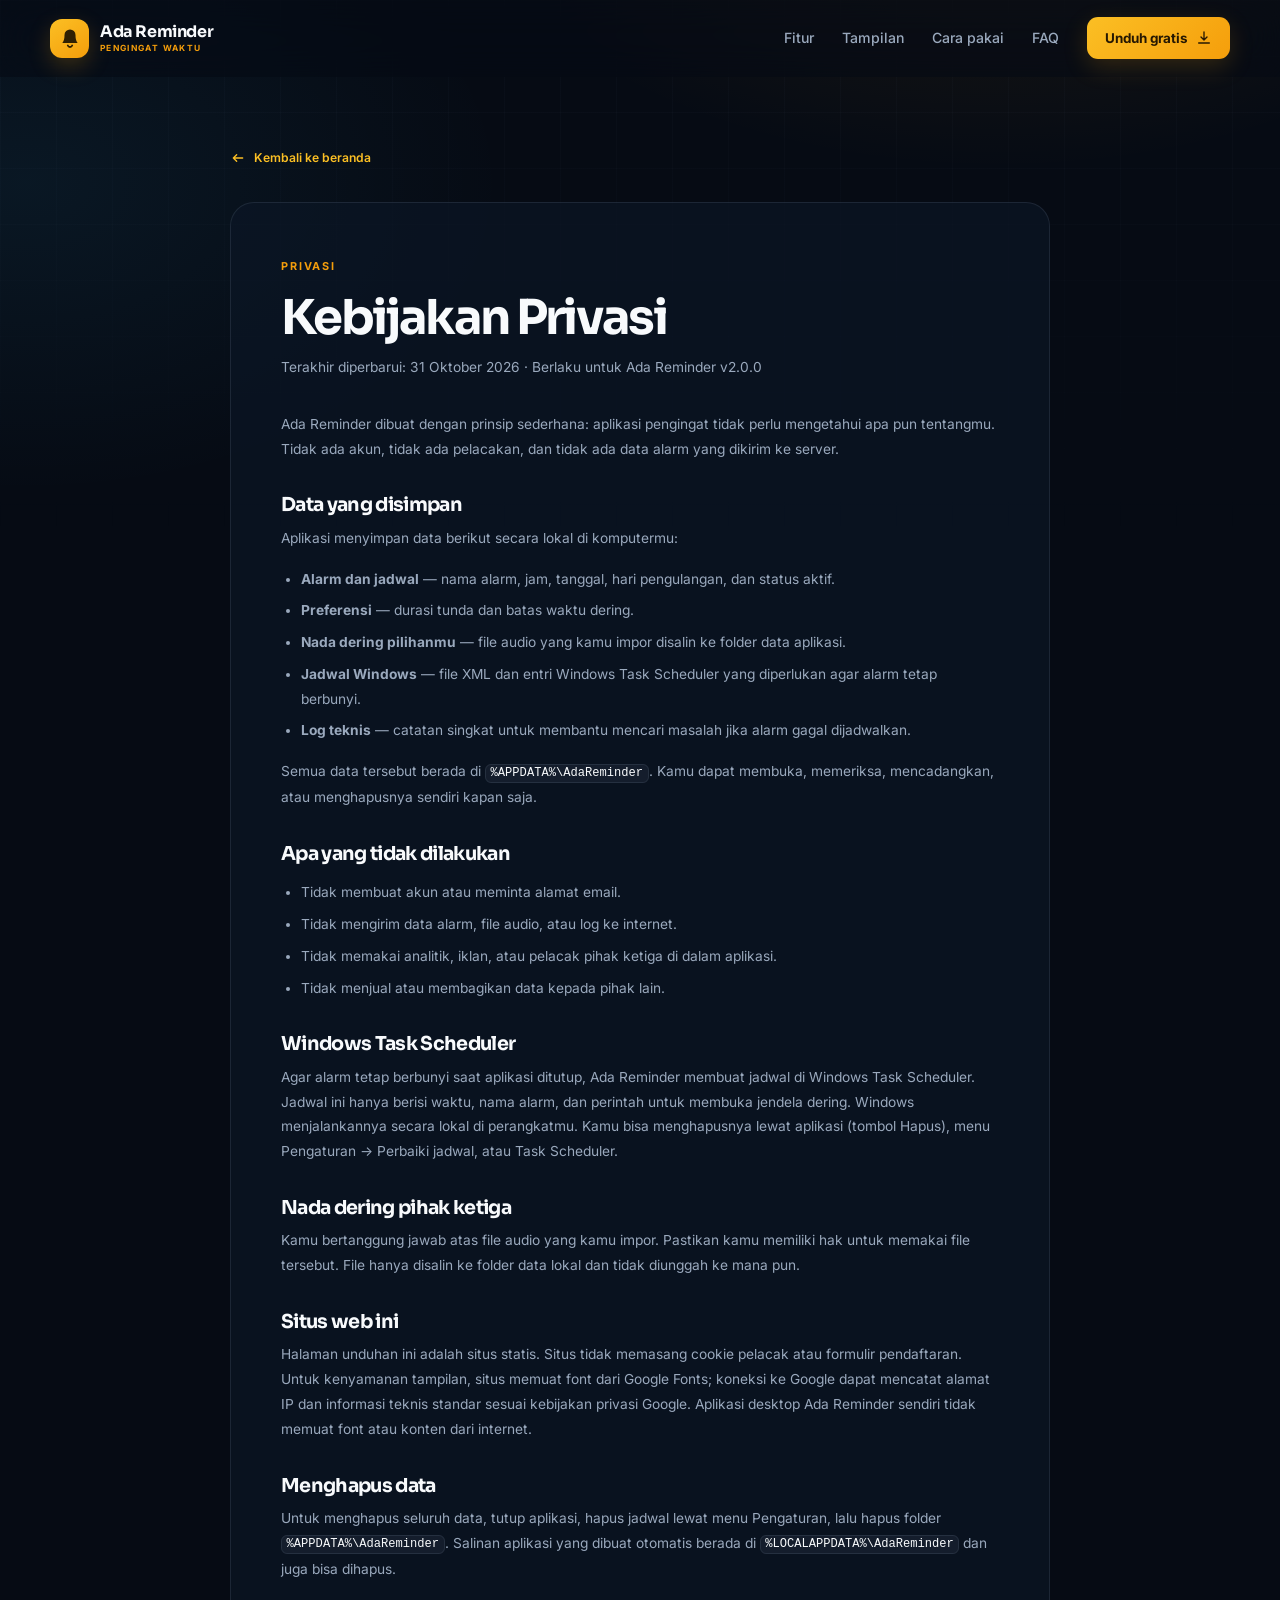
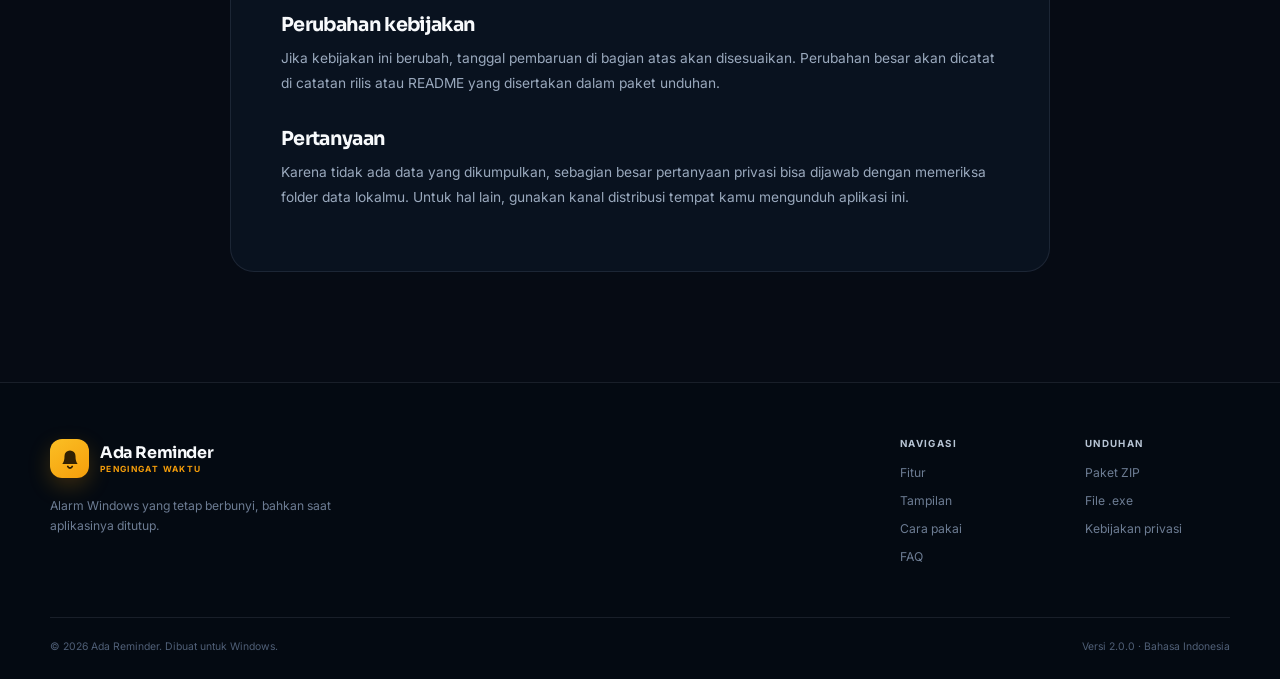
<file: privasi.html>
<!DOCTYPE html>
<html lang="id">
<head>
  <meta charset="UTF-8">
  <meta name="viewport" content="width=device-width, initial-scale=1.0">
  <title>Kebijakan Privasi — Ada Reminder</title>
  <meta name="description" content="Kebijakan privasi Ada Reminder: tidak ada akun, telemetri, atau pengiriman data. Semua alarm dan pengaturan disimpan secara lokal di komputermu.">
  <meta name="theme-color" content="#060B14">
  <link rel="icon" href="assets/favicon.ico" sizes="any">
  <link rel="preconnect" href="https://fonts.googleapis.com">
  <link rel="preconnect" href="https://fonts.gstatic.com" crossorigin>
  <link href="https://fonts.googleapis.com/css2?family=Inter:wght@400;500;600;700&family=Sora:wght@500;600;700;800&display=swap" rel="stylesheet">
  <link rel="stylesheet" href="style.css">
  <script>document.documentElement.classList.add('js');</script>
</head>
<body class="legal-page">
  <a class="skip-link" href="#main">Langsung ke konten</a>

  <header class="site-header" id="top">
    <div class="container nav-wrap">
      <a class="brand" href="index.html" aria-label="Ada Reminder — kembali ke beranda">
        <span class="brand-mark" aria-hidden="true">
          <svg viewBox="0 0 24 24" fill="none">
            <path d="M18 8.6a6 6 0 1 0-12 0c0 7-2.2 7.4-2.2 8.8h16.4C20.2 16 18 15.6 18 8.6Z" fill="currentColor"/>
            <path d="M9.6 20.2a2.6 2.6 0 0 0 4.8 0" stroke="currentColor" stroke-width="2" stroke-linecap="round"/>
          </svg>
        </span>
        <span class="brand-text">
          <strong>Ada Reminder</strong>
          <small>Pengingat waktu</small>
        </span>
      </a>

      <button class="nav-toggle" id="navToggle" type="button" aria-label="Buka menu" aria-controls="navMenu" aria-expanded="false">
        <span></span><span></span><span></span>
      </button>

      <nav class="nav" id="navMenu" aria-label="Navigasi utama">
        <a href="index.html#fitur">Fitur</a>
        <a href="index.html#tampilan">Tampilan</a>
        <a href="index.html#cara-pakai">Cara pakai</a>
        <a href="index.html#faq">FAQ</a>
        <a class="nav-cta" href="download/Ada-Reminder-v2.0.0-win64.zip" download>
          Unduh gratis
          <svg viewBox="0 0 24 24" fill="none" aria-hidden="true">
            <path d="M12 3v12m0 0 4.5-4.5M12 15l-4.5-4.5M4 19.5h16" stroke="currentColor" stroke-width="2" stroke-linecap="round" stroke-linejoin="round"/>
          </svg>
        </a>
      </nav>
    </div>
  </header>

  <main class="legal-main" id="main">
    <div class="container legal-container">
      <a class="legal-back" href="index.html">
        <svg viewBox="0 0 24 24" fill="none" aria-hidden="true"><path d="M19 12H5m5-5-5 5 5 5" stroke="currentColor" stroke-width="2" stroke-linecap="round" stroke-linejoin="round"/></svg>
        Kembali ke beranda
      </a>

      <article class="legal-card reveal">
        <span class="eyebrow">Privasi</span>
        <h1>Kebijakan Privasi</h1>
        <p class="legal-updated">Terakhir diperbarui: 31 Oktober 2026 · Berlaku untuk Ada Reminder v2.0.0</p>

        <p>
          Ada Reminder dibuat dengan prinsip sederhana: aplikasi pengingat tidak
          perlu mengetahui apa pun tentangmu. Tidak ada akun, tidak ada pelacakan,
          dan tidak ada data alarm yang dikirim ke server.
        </p>

        <h2>Data yang disimpan</h2>
        <p>Aplikasi menyimpan data berikut secara lokal di komputermu:</p>
        <ul>
          <li><strong>Alarm dan jadwal</strong> — nama alarm, jam, tanggal, hari pengulangan, dan status aktif.</li>
          <li><strong>Preferensi</strong> — durasi tunda dan batas waktu dering.</li>
          <li><strong>Nada dering pilihanmu</strong> — file audio yang kamu impor disalin ke folder data aplikasi.</li>
          <li><strong>Jadwal Windows</strong> — file XML dan entri Windows Task Scheduler yang diperlukan agar alarm tetap berbunyi.</li>
          <li><strong>Log teknis</strong> — catatan singkat untuk membantu mencari masalah jika alarm gagal dijadwalkan.</li>
        </ul>
        <p>
          Semua data tersebut berada di <code>%APPDATA%\AdaReminder</code>. Kamu
          dapat membuka, memeriksa, mencadangkan, atau menghapusnya sendiri kapan saja.
        </p>

        <h2>Apa yang tidak dilakukan</h2>
        <ul>
          <li>Tidak membuat akun atau meminta alamat email.</li>
          <li>Tidak mengirim data alarm, file audio, atau log ke internet.</li>
          <li>Tidak memakai analitik, iklan, atau pelacak pihak ketiga di dalam aplikasi.</li>
          <li>Tidak menjual atau membagikan data kepada pihak lain.</li>
        </ul>

        <h2>Windows Task Scheduler</h2>
        <p>
          Agar alarm tetap berbunyi saat aplikasi ditutup, Ada Reminder membuat
          jadwal di Windows Task Scheduler. Jadwal ini hanya berisi waktu, nama
          alarm, dan perintah untuk membuka jendela dering. Windows menjalankannya
          secara lokal di perangkatmu. Kamu bisa menghapusnya lewat aplikasi
          (tombol Hapus), menu Pengaturan → Perbaiki jadwal, atau Task Scheduler.
        </p>

        <h2>Nada dering pihak ketiga</h2>
        <p>
          Kamu bertanggung jawab atas file audio yang kamu impor. Pastikan kamu
          memiliki hak untuk memakai file tersebut. File hanya disalin ke folder
          data lokal dan tidak diunggah ke mana pun.
        </p>

        <h2>Situs web ini</h2>
        <p>
          Halaman unduhan ini adalah situs statis. Situs tidak memasang cookie
          pelacak atau formulir pendaftaran. Untuk kenyamanan tampilan, situs
          memuat font dari Google Fonts; koneksi ke Google dapat mencatat alamat
          IP dan informasi teknis standar sesuai kebijakan privasi Google.
          Aplikasi desktop Ada Reminder sendiri tidak memuat font atau konten
          dari internet.
        </p>

        <h2>Menghapus data</h2>
        <p>
          Untuk menghapus seluruh data, tutup aplikasi, hapus jadwal lewat menu
          Pengaturan, lalu hapus folder <code>%APPDATA%\AdaReminder</code>. Salinan
          aplikasi yang dibuat otomatis berada di
          <code>%LOCALAPPDATA%\AdaReminder</code> dan juga bisa dihapus.
        </p>

        <h2>Perubahan kebijakan</h2>
        <p>
          Jika kebijakan ini berubah, tanggal pembaruan di bagian atas akan
          disesuaikan. Perubahan besar akan dicatat di catatan rilis atau README
          yang disertakan dalam paket unduhan.
        </p>

        <h2>Pertanyaan</h2>
        <p>
          Karena tidak ada data yang dikumpulkan, sebagian besar pertanyaan
          privasi bisa dijawab dengan memeriksa folder data lokalmu. Untuk hal
          lain, gunakan kanal distribusi tempat kamu mengunduh aplikasi ini.
        </p>
      </article>
    </div>
  </main>

  <footer class="site-footer">
    <div class="container footer-grid">
      <div class="footer-brand">
        <a class="brand" href="index.html" aria-label="Ada Reminder">
          <span class="brand-mark" aria-hidden="true">
            <svg viewBox="0 0 24 24" fill="none">
              <path d="M18 8.6a6 6 0 1 0-12 0c0 7-2.2 7.4-2.2 8.8h16.4C20.2 16 18 15.6 18 8.6Z" fill="currentColor"/>
              <path d="M9.6 20.2a2.6 2.6 0 0 0 4.8 0" stroke="currentColor" stroke-width="2" stroke-linecap="round"/>
            </svg>
          </span>
          <span class="brand-text"><strong>Ada Reminder</strong><small>Pengingat waktu</small></span>
        </a>
        <p>Alarm Windows yang tetap berbunyi, bahkan saat aplikasinya ditutup.</p>
      </div>
      <div class="footer-links">
        <div>
          <h3>Navigasi</h3>
          <a href="index.html#fitur">Fitur</a>
          <a href="index.html#tampilan">Tampilan</a>
          <a href="index.html#cara-pakai">Cara pakai</a>
          <a href="index.html#faq">FAQ</a>
        </div>
        <div>
          <h3>Unduhan</h3>
          <a href="download/Ada-Reminder-v2.0.0-win64.zip" download>Paket ZIP</a>
          <a href="download/Ada%20Reminder.exe" download>File .exe</a>
          <a href="privasi.html">Kebijakan privasi</a>
        </div>
      </div>
    </div>
    <div class="container footer-bottom">
      <p>© <span id="year">2026</span> Ada Reminder. Dibuat untuk Windows.</p>
      <p>Versi 2.0.0 · Bahasa Indonesia</p>
    </div>
  </footer>

  <script src="script.js"></script>
</body>
</html>
</file>
<file: style.css>
﻿/* ==========================================================================
   Ada Reminder â€” landing page
   ========================================================================== */

:root {
  --bg: #060b14;
  --bg-soft: #081120;
  --bg-elevated: #0a1424;
  --surface: rgba(15, 26, 46, 0.72);
  --surface-solid: #0f1a2e;
  --surface-2: #12223a;
  --line: rgba(148, 163, 184, 0.14);
  --line-strong: rgba(148, 163, 184, 0.24);
  --text: #f8fafc;
  --muted: #9aa9bd;
  --dim: #6c7c93;
  --amber: #f59e0b;
  --amber-light: #fbbf24;
  --amber-bright: #fcd34d;
  --amber-soft: rgba(245, 158, 11, 0.12);
  --green: #22c55e;
  --green-soft: rgba(34, 197, 94, 0.14);
  --blue: #38bdf8;
  --radius-sm: 12px;
  --radius: 18px;
  --radius-lg: 26px;
  --shadow: 0 30px 80px rgba(0, 0, 0, 0.45);
  --font-body: "Inter", "Segoe UI", system-ui, -apple-system, sans-serif;
  --font-heading: "Sora", "Segoe UI", system-ui, sans-serif;
  --container: 1180px;
}

*,
*::before,
*::after {
  box-sizing: border-box;
}

html {
  scroll-behavior: smooth;
  scroll-padding-top: 96px;
}

body {
  margin: 0;
  color: var(--text);
  background:
    radial-gradient(900px 550px at 78% -8%, rgba(245, 158, 11, 0.12), transparent 64%),
    radial-gradient(800px 520px at 2% 8%, rgba(56, 189, 248, 0.07), transparent 60%),
    var(--bg);
  font-family: var(--font-body);
  font-size: 16px;
  line-height: 1.65;
  -webkit-font-smoothing: antialiased;
  text-rendering: optimizeLegibility;
  overflow-x: hidden;
}

body::before {
  content: "";
  position: fixed;
  inset: 0;
  z-index: -1;
  pointer-events: none;
  background-image:
    linear-gradient(rgba(148, 163, 184, 0.035) 1px, transparent 1px),
    linear-gradient(90deg, rgba(148, 163, 184, 0.035) 1px, transparent 1px);
  background-size: 56px 56px;
  mask-image: linear-gradient(to bottom, black, transparent 62%);
  -webkit-mask-image: linear-gradient(to bottom, black, transparent 62%);
}

::selection {
  color: #1c1202;
  background: var(--amber-light);
}

img,
svg {
  display: block;
}

img {
  max-width: 100%;
  height: auto;
}

a {
  color: inherit;
  text-decoration: none;
}

button,
a {
  -webkit-tap-highlight-color: transparent;
}

button {
  font: inherit;
}

h1,
h2,
h3,
p {
  margin-top: 0;
}

h1,
h2,
h3 {
  font-family: var(--font-heading);
  letter-spacing: -0.035em;
  line-height: 1.12;
}

h1 {
  margin-bottom: 26px;
  font-size: clamp(2.7rem, 5vw, 4.35rem);
  font-weight: 700;
  letter-spacing: -0.055em;
  line-height: 1.04;
}

h2 {
  margin-bottom: 18px;
  font-size: clamp(2rem, 3.4vw, 3.1rem);
  font-weight: 700;
}

h3 {
  margin-bottom: 10px;
  font-size: 1.16rem;
  font-weight: 600;
}

p {
  color: var(--muted);
}

code {
  padding: 0.12em 0.38em;
  border: 1px solid var(--line);
  border-radius: 6px;
  color: var(--text);
  background: rgba(148, 163, 184, 0.08);
  font-family: "Cascadia Code", "SFMono-Regular", Consolas, monospace;
  font-size: 0.88em;
}

.container {
  width: min(100% - 48px, var(--container));
  margin-inline: auto;
}

.skip-link {
  position: fixed;
  top: 12px;
  left: 12px;
  z-index: 200;
  padding: 10px 16px;
  border-radius: 10px;
  color: #1d1302;
  background: var(--amber-light);
  font-size: 0.85rem;
  font-weight: 700;
  transform: translateY(-160%);
  transition: transform 0.2s ease;
}

.skip-link:focus {
  transform: translateY(0);
}

/* ==========================================================================
   Header
   ========================================================================== */

.site-header {
  position: sticky;
  top: 0;
  z-index: 100;
  border-bottom: 1px solid transparent;
  background: rgba(6, 11, 20, 0.6);
  backdrop-filter: blur(18px);
  -webkit-backdrop-filter: blur(18px);
  transition: background 0.25s ease, border-color 0.25s ease;
}

.site-header.scrolled {
  border-bottom-color: var(--line);
  background: rgba(6, 11, 20, 0.91);
}

.nav-wrap {
  display: flex;
  min-height: 76px;
  align-items: center;
  justify-content: space-between;
  gap: 24px;
}

.brand {
  display: inline-flex;
  align-items: center;
  gap: 11px;
  flex-shrink: 0;
}

.brand-mark {
  display: grid;
  width: 39px;
  height: 39px;
  place-items: center;
  border-radius: 12px;
  color: #302002;
  background: linear-gradient(145deg, var(--amber-light), var(--amber));
  box-shadow: 0 8px 22px rgba(245, 158, 11, 0.22);
}

.brand-mark svg {
  width: 22px;
  height: 22px;
}

.brand-text {
  display: flex;
  flex-direction: column;
  line-height: 1.1;
}

.brand-text strong {
  font-family: var(--font-heading);
  font-size: 1rem;
  font-weight: 700;
  letter-spacing: -0.025em;
}

.brand-text small {
  margin-top: 3px;
  color: var(--amber);
  font-size: 0.53rem;
  font-weight: 700;
  letter-spacing: 0.16em;
  line-height: 1;
  text-transform: uppercase;
}

.nav {
  display: flex;
  align-items: center;
  gap: 28px;
}

.nav > a:not(.nav-cta) {
  position: relative;
  color: var(--muted);
  font-size: 0.88rem;
  font-weight: 500;
  transition: color 0.2s ease;
}

.nav > a:not(.nav-cta)::after {
  content: "";
  position: absolute;
  right: 0;
  bottom: -7px;
  left: 0;
  height: 1.5px;
  background: var(--amber);
  transform: scaleX(0);
  transform-origin: left;
  transition: transform 0.25s ease;
}

.nav > a:not(.nav-cta):hover,
.nav > a:not(.nav-cta).active {
  color: var(--text);
}

.nav > a:not(.nav-cta):hover::after,
.nav > a:not(.nav-cta).active::after {
  transform: scaleX(1);
}

.nav-cta {
  display: inline-flex;
  min-height: 42px;
  align-items: center;
  gap: 8px;
  padding: 0 18px;
  border-radius: 11px;
  color: #261802;
  background: linear-gradient(135deg, var(--amber-light), var(--amber));
  box-shadow: 0 8px 24px rgba(245, 158, 11, 0.18);
  font-size: 0.84rem;
  font-weight: 700;
  transition: transform 0.2s ease, box-shadow 0.2s ease;
}

.nav-cta svg {
  width: 16px;
  height: 16px;
}

.nav-cta:hover {
  transform: translateY(-1px);
  box-shadow: 0 12px 28px rgba(245, 158, 11, 0.28);
}

.nav-toggle {
  display: none;
  width: 44px;
  height: 44px;
  padding: 11px;
  border: 1px solid var(--line);
  border-radius: 11px;
  color: var(--text);
  background: var(--surface);
  cursor: pointer;
}

.nav-toggle span {
  display: block;
  width: 100%;
  height: 1.5px;
  margin: 4px 0;
  border-radius: 2px;
  background: currentColor;
  transition: transform 0.2s ease, opacity 0.2s ease;
}

/* ==========================================================================
   Hero
   ========================================================================== */

.hero {
  position: relative;
  padding: 84px 0 0;
}

.hero-grid {
  display: grid;
  grid-template-columns: 1fr 1fr;
  align-items: center;
  gap: 66px;
}

.eyebrow {
  display: inline-flex;
  align-items: center;
  gap: 9px;
  margin-bottom: 20px;
  color: var(--amber);
  font-size: 0.68rem;
  font-weight: 700;
  letter-spacing: 0.17em;
  line-height: 1.3;
  text-transform: uppercase;
}

.pulse-dot {
  position: relative;
  display: inline-block;
  width: 7px;
  height: 7px;
  flex: 0 0 auto;
  border-radius: 50%;
  background: var(--green);
  box-shadow: 0 0 0 4px rgba(34, 197, 94, 0.1);
}

.pulse-dot::after {
  content: "";
  position: absolute;
  inset: -5px;
  border: 1px solid rgba(34, 197, 94, 0.5);
  border-radius: 50%;
  animation: pulse 2.4s ease-out infinite;
}

@keyframes pulse {
  0% { transform: scale(0.6); opacity: 0.85; }
  75%, 100% { transform: scale(1.5); opacity: 0; }
}

.grad {
  color: var(--amber-light);
  background: linear-gradient(100deg, var(--amber-bright), var(--amber) 58%, #fcd34d);
  -webkit-background-clip: text;
  background-clip: text;
  -webkit-text-fill-color: transparent;
}

.hero-lead {
  max-width: 570px;
  margin-bottom: 32px;
  color: var(--muted);
  font-size: 1.05rem;
  line-height: 1.72;
}

.hero-actions {
  display: flex;
  flex-wrap: wrap;
  gap: 12px;
  margin-bottom: 28px;
}

.btn {
  display: inline-flex;
  min-height: 50px;
  align-items: center;
  justify-content: center;
  gap: 10px;
  padding: 0 22px;
  border: 1px solid transparent;
  border-radius: 12px;
  font-size: 0.91rem;
  font-weight: 700;
  line-height: 1;
  cursor: pointer;
  transition: transform 0.2s ease, box-shadow 0.2s ease, background 0.2s ease, border-color 0.2s ease;
}

.btn svg {
  width: 18px;
  height: 18px;
}

.btn:hover {
  transform: translateY(-2px);
}

.btn-primary {
  color: #241602;
  background: linear-gradient(135deg, var(--amber-light), var(--amber));
  box-shadow: 0 12px 30px rgba(245, 158, 11, 0.22);
}

.btn-primary:hover {
  box-shadow: 0 18px 38px rgba(245, 158, 11, 0.3);
}

.btn-ghost {
  border-color: var(--line-strong);
  color: var(--text);
  background: rgba(148, 163, 184, 0.045);
}

.btn-ghost:hover {
  border-color: rgba(245, 158, 11, 0.38);
  background: rgba(245, 158, 11, 0.07);
}

.hero-meta {
  display: flex;
  flex-wrap: wrap;
  gap: 22px;
  margin: 0;
  padding: 0;
  color: var(--dim);
  font-size: 0.78rem;
  list-style: none;
}

.hero-meta li {
  display: inline-flex;
  align-items: center;
  gap: 7px;
}

.hero-meta svg {
  width: 14px;
  height: 14px;
  color: var(--green);
}

.hero-visual {
  position: relative;
  padding: 16px 0 34px;
}

.visual-glow {
  position: absolute;
  top: 2%;
  left: 5%;
  width: 90%;
  height: 88%;
  border-radius: 40%;
  background: radial-gradient(circle, rgba(245, 158, 11, 0.18), transparent 66%);
  filter: blur(36px);
  pointer-events: none;
}

.window-frame {
  position: relative;
  overflow: hidden;
  border: 1px solid rgba(148, 163, 184, 0.22);
  border-radius: 18px;
  background: #0a1220;
  box-shadow:
    0 45px 100px -35px rgba(0, 0, 0, 0.88),
    0 30px 70px -35px rgba(245, 158, 11, 0.32),
    inset 0 1px 0 rgba(255, 255, 255, 0.05);
}

.window-frame::after {
  content: "";
  position: absolute;
  inset: 0;
  border-radius: inherit;
  box-shadow: inset 0 0 0 1px rgba(255, 255, 255, 0.035);
  pointer-events: none;
}

.window-bar {
  display: flex;
  height: 38px;
  align-items: center;
  gap: 12px;
  padding: 0 14px;
  border-bottom: 1px solid var(--line);
  background: #0b1423;
}

.window-dots {
  display: flex;
  gap: 6px;
}

.window-dots i {
  width: 8px;
  height: 8px;
  border-radius: 50%;
  background: #2a3a51;
}

.window-dots i:first-child { background: #f87171; }
.window-dots i:nth-child(2) { background: #fbbf24; }
.window-dots i:nth-child(3) { background: #22c55e; }

.window-title {
  color: #7f90a8;
  font-size: 0.62rem;
  font-weight: 600;
  letter-spacing: 0.04em;
}

.window-spacer {
  flex: 1;
}

.window-frame img {
  width: 100%;
}

.floating-card {
  position: absolute;
  display: flex;
  align-items: center;
  gap: 11px;
  padding: 11px 14px;
  border: 1px solid var(--line-strong);
  border-radius: 14px;
  background: rgba(10, 19, 34, 0.9);
  box-shadow: 0 20px 44px rgba(0, 0, 0, 0.45);
  backdrop-filter: blur(16px);
  -webkit-backdrop-filter: blur(16px);
}

.floating-card.is-bottom {
  bottom: 0;
  left: -28px;
}

.float-icon {
  display: grid;
  width: 35px;
  height: 35px;
  flex: 0 0 auto;
  place-items: center;
  border-radius: 10px;
}

.float-icon.green {
  color: var(--green);
  background: var(--green-soft);
}

.float-icon svg {
  width: 18px;
  height: 18px;
}

.float-copy {
  display: flex;
  flex-direction: column;
  line-height: 1.3;
}

.float-copy strong {
  font-size: 0.71rem;
  font-weight: 600;
}

.float-copy small {
  margin-top: 2px;
  color: var(--dim);
  font-size: 0.61rem;
}

.floating-pill {
  position: absolute;
  top: 2px;
  right: -12px;
  display: inline-flex;
  align-items: center;
  gap: 9px;
  padding: 9px 14px;
  border: 1px solid rgba(34, 197, 94, 0.28);
  border-radius: 999px;
  color: #baf7cf;
  background: rgba(11, 31, 23, 0.88);
  box-shadow: 0 14px 34px rgba(0, 0, 0, 0.32);
  backdrop-filter: blur(14px);
  -webkit-backdrop-filter: blur(14px);
  font-size: 0.68rem;
  font-weight: 600;
}

.trust-strip {
  display: grid;
  grid-template-columns: repeat(4, 1fr);
  margin-top: 70px;
  border-top: 1px solid var(--line);
  border-bottom: 1px solid var(--line);
}

.trust-item {
  display: flex;
  min-height: 94px;
  flex-direction: column;
  justify-content: center;
  padding: 14px 26px;
  border-right: 1px solid var(--line);
}

.trust-item:last-child {
  border-right: 0;
}

.trust-item strong {
  font-family: var(--font-heading);
  font-size: 1.4rem;
  font-weight: 700;
  letter-spacing: -0.04em;
}

.trust-item span {
  margin-top: 2px;
  color: var(--dim);
  font-size: 0.71rem;
}

/* ==========================================================================
   Sections
   ========================================================================== */

.section {
  padding: 112px 0;
}

.section-alt {
  position: relative;
  background: linear-gradient(180deg, transparent, rgba(10, 20, 36, 0.72) 18%, rgba(10, 20, 36, 0.72) 82%, transparent);
}

.section-alt::before {
  content: "";
  position: absolute;
  inset: 0;
  pointer-events: none;
  background: radial-gradient(700px 340px at 50% 12%, rgba(245, 158, 11, 0.06), transparent 70%);
}

.section-alt .container {
  position: relative;
}

.section-head {
  max-width: 720px;
  margin-bottom: 56px;
}

.section-head.center {
  margin-inline: auto;
  text-align: center;
}

.section-head h2 {
  margin-bottom: 18px;
}

.section-head p {
  max-width: 610px;
  margin-bottom: 0;
  font-size: 1rem;
}

/* ==========================================================================
   Features
   ========================================================================== */

.feature-grid {
  display: grid;
  grid-template-columns: repeat(3, 1fr);
  gap: 18px;
}

.feature-card {
  position: relative;
  overflow: hidden;
  padding: 29px 27px 27px;
  border: 1px solid var(--line);
  border-radius: var(--radius);
  background:
    linear-gradient(150deg, rgba(255, 255, 255, 0.025), transparent 50%),
    rgba(13, 24, 42, 0.54);
  transition: transform 0.3s ease, border-color 0.3s ease, background 0.3s ease;
}

.feature-card::after {
  content: "";
  position: absolute;
  top: -70px;
  right: -70px;
  width: 150px;
  height: 150px;
  border-radius: 50%;
  background: radial-gradient(circle, rgba(245, 158, 11, 0.11), transparent 68%);
  opacity: 0;
  transition: opacity 0.3s ease;
}

.feature-card:hover {
  border-color: rgba(245, 158, 11, 0.28);
  background:
    linear-gradient(150deg, rgba(245, 158, 11, 0.04), transparent 52%),
    rgba(15, 28, 49, 0.7);
  transform: translateY(-5px);
}

.feature-card:hover::after {
  opacity: 1;
}

.feature-icon {
  display: grid;
  width: 47px;
  height: 47px;
  margin-bottom: 22px;
  place-items: center;
  border: 1px solid rgba(245, 158, 11, 0.24);
  border-radius: 13px;
  color: var(--amber-light);
  background: var(--amber-soft);
}

.feature-icon svg {
  width: 23px;
  height: 23px;
}

.feature-card h3 {
  margin-bottom: 9px;
  font-size: 1.04rem;
}

.feature-card p {
  margin-bottom: 0;
  color: var(--dim);
  font-size: 0.84rem;
  line-height: 1.7;
}

/* ==========================================================================
   Showcase
   ========================================================================== */

.showcase-row {
  display: grid;
  grid-template-columns: 0.84fr 1.16fr;
  align-items: center;
  gap: 68px;
  margin-bottom: 100px;
}

.showcase-row:last-of-type {
  margin-bottom: 70px;
}

.showcase-row.reverse {
  grid-template-columns: 1.16fr 0.84fr;
}

.showcase-row.reverse .showcase-copy {
  order: 2;
}

.showcase-row.reverse .screenshot-card {
  order: 1;
}

.tag {
  display: inline-flex;
  margin-bottom: 16px;
  padding: 5px 10px;
  border: 1px solid rgba(245, 158, 11, 0.24);
  border-radius: 999px;
  color: var(--amber-light);
  background: rgba(245, 158, 11, 0.07);
  font-size: 0.61rem;
  font-weight: 700;
  letter-spacing: 0.13em;
  line-height: 1;
  text-transform: uppercase;
}

.tag-green {
  border-color: rgba(34, 197, 94, 0.25);
  color: #86efac;
  background: rgba(34, 197, 94, 0.08);
}

.showcase-copy h3 {
  margin-bottom: 14px;
  font-size: clamp(1.65rem, 2.6vw, 2.2rem);
}

.showcase-copy p {
  margin-bottom: 23px;
  font-size: 0.94rem;
}

.check-list {
  display: grid;
  gap: 11px;
  margin: 0;
  padding: 0;
  list-style: none;
}

.check-list li {
  position: relative;
  padding-left: 27px;
  color: #c6d1df;
  font-size: 0.82rem;
}

.check-list li::before {
  content: "";
  position: absolute;
  top: 0.23em;
  left: 0;
  width: 16px;
  height: 16px;
  border-radius: 50%;
  background:
    url("data:image/svg+xml,%3Csvg xmlns='http://www.w3.org/2000/svg' viewBox='0 0 24 24' fill='none'%3E%3Cpath d='m6 12 4 4 8-9' stroke='%2322c55e' stroke-width='2.4' stroke-linecap='round' stroke-linejoin='round'/%3E%3C/svg%3E")
    center / 12px no-repeat,
    rgba(34, 197, 94, 0.12);
}

.screenshot-card {
  position: relative;
  margin: 0;
  padding: 9px;
  border: 1px solid var(--line-strong);
  border-radius: 21px;
  background: #0b1525;
  box-shadow: 0 35px 80px -35px rgba(0, 0, 0, 0.8);
}

.screenshot-card img {
  border-radius: 13px;
}

.screenshot-card figcaption {
  padding: 10px 8px 3px;
  color: var(--dim);
  font-size: 0.65rem;
  text-align: center;
}

.screenshot-card.narrow {
  width: 100%;
  max-width: 480px;
  justify-self: center;
}

.ring-panel {
  display: grid;
  grid-template-columns: 0.94fr 1.06fr;
  align-items: center;
  gap: 52px;
  padding: 52px;
  border: 1px solid rgba(245, 158, 11, 0.17);
  border-radius: 30px;
  background:
    radial-gradient(620px 320px at 18% 8%, rgba(245, 158, 11, 0.12), transparent 65%),
    linear-gradient(145deg, rgba(18, 34, 58, 0.88), rgba(8, 17, 32, 0.92));
  box-shadow: inset 0 1px 0 rgba(255, 255, 255, 0.04);
}

.ring-copy h3 {
  margin-bottom: 15px;
  font-size: clamp(1.6rem, 2.5vw, 2.08rem);
}

.ring-copy p {
  margin-bottom: 25px;
  font-size: 0.9rem;
}

.ring-actions {
  display: flex;
  flex-wrap: wrap;
  gap: 17px;
  color: var(--dim);
  font-size: 0.7rem;
}

.ring-actions span {
  display: inline-flex;
  align-items: center;
  gap: 7px;
}

.mini-dot {
  display: inline-block;
  width: 6px;
  height: 6px;
  border-radius: 50%;
}

.mini-dot.green { background: var(--green); }
.mini-dot.amber { background: var(--amber); }
.mini-dot.blue { background: var(--blue); }

.ring-shot {
  padding: 7px;
  border-color: rgba(245, 158, 11, 0.18);
}

.ring-shot figcaption {
  display: none;
}

/* ==========================================================================
   Steps
   ========================================================================== */

.steps {
  display: grid;
  grid-template-columns: repeat(3, 1fr);
  gap: 18px;
  margin: 0;
  padding: 0;
  list-style: none;
}

.step-card {
  position: relative;
  overflow: hidden;
  min-height: 254px;
  padding: 30px 28px;
  border: 1px solid var(--line);
  border-radius: var(--radius);
  background: rgba(13, 24, 42, 0.46);
}

.step-number {
  position: absolute;
  top: 14px;
  right: 20px;
  color: rgba(148, 163, 184, 0.11);
  font-family: var(--font-heading);
  font-size: 3.8rem;
  font-weight: 800;
  letter-spacing: -0.09em;
  line-height: 1;
}

.step-icon {
  display: grid;
  width: 46px;
  height: 46px;
  margin-bottom: 44px;
  place-items: center;
  border: 1px solid rgba(245, 158, 11, 0.22);
  border-radius: 50%;
  color: var(--amber-light);
  background: var(--amber-soft);
}

.step-icon svg {
  width: 22px;
  height: 22px;
}

.step-card h3 {
  margin-bottom: 9px;
  font-size: 1.03rem;
}

.step-card p {
  margin-bottom: 0;
  color: var(--dim);
  font-size: 0.82rem;
  line-height: 1.7;
}

.tip-box {
  display: flex;
  align-items: flex-start;
  gap: 15px;
  margin-top: 26px;
  padding: 19px 22px;
  border: 1px solid rgba(56, 189, 248, 0.16);
  border-radius: 14px;
  background: rgba(56, 189, 248, 0.045);
}

.tip-icon {
  display: grid;
  width: 32px;
  height: 32px;
  flex: 0 0 auto;
  place-items: center;
  border-radius: 9px;
  color: var(--blue);
  background: rgba(56, 189, 248, 0.1);
}

.tip-icon svg {
  width: 18px;
  height: 18px;
}

.tip-box p {
  margin: 2px 0 0;
  color: #a8b8ca;
  font-size: 0.8rem;
  line-height: 1.7;
}

.tip-box strong {
  color: var(--text);
}

/* ==========================================================================
   Download
   ========================================================================== */

.download-panel {
  position: relative;
  display: grid;
  grid-template-columns: 1.18fr 0.82fr;
  gap: 52px;
  overflow: hidden;
  padding: 58px;
  border-radius: 30px;
  color: #241604;
  background:
    radial-gradient(500px 300px at 100% 0%, rgba(255, 255, 255, 0.35), transparent 60%),
    radial-gradient(600px 350px at 0% 100%, rgba(180, 83, 9, 0.18), transparent 65%),
    linear-gradient(125deg, #fcd34d, #f59e0b 58%, #fbbf24);
  box-shadow: 0 40px 100px -40px rgba(245, 158, 11, 0.36);
}

.download-panel::before {
  content: "";
  position: absolute;
  inset: 0;
  pointer-events: none;
  background-image: linear-gradient(120deg, rgba(255, 255, 255, 0.11) 1px, transparent 1px);
  background-size: 34px 34px;
  mask-image: linear-gradient(90deg, transparent, black);
  -webkit-mask-image: linear-gradient(90deg, transparent, black);
}

.download-copy,
.download-card {
  position: relative;
  z-index: 1;
}

.download-copy .eyebrow {
  color: #543703;
}

.download-copy h2 {
  margin-bottom: 18px;
  color: #211301;
}

.download-copy p {
  max-width: 550px;
  margin-bottom: 28px;
  color: rgba(36, 22, 4, 0.75);
  font-size: 0.94rem;
}

.download-actions {
  display: flex;
  flex-wrap: wrap;
  gap: 10px;
}

.btn-dark {
  color: var(--text);
  background: #0a1424;
  box-shadow: 0 14px 28px rgba(35, 20, 1, 0.18);
}

.btn-dark:hover {
  background: #0e1b30;
  box-shadow: 0 18px 34px rgba(35, 20, 1, 0.24);
}

.btn-outline-dark {
  border-color: rgba(36, 22, 4, 0.26);
  color: #2b1a03;
  background: rgba(255, 255, 255, 0.17);
}

.btn-outline-dark:hover {
  border-color: rgba(36, 22, 4, 0.44);
  background: rgba(255, 255, 255, 0.27);
}

.download-meta {
  display: flex;
  flex-wrap: wrap;
  gap: 10px;
  margin-top: 22px;
}

.download-meta span {
  padding: 4px 10px;
  border: 1px solid rgba(36, 22, 4, 0.18);
  border-radius: 999px;
  color: rgba(36, 22, 4, 0.66);
  font-size: 0.65rem;
  font-weight: 600;
}

.download-card {
  align-self: center;
  padding: 28px;
  border: 1px solid rgba(255, 255, 255, 0.1);
  border-radius: 20px;
  color: var(--text);
  background: rgba(7, 14, 25, 0.92);
  box-shadow: 0 30px 60px rgba(54, 31, 1, 0.22);
  backdrop-filter: blur(16px);
  -webkit-backdrop-filter: blur(16px);
}

.download-card h3 {
  margin-bottom: 18px;
  font-size: 1rem;
}

.download-list {
  display: grid;
  gap: 13px;
  margin: 0 0 21px;
  padding: 0;
  list-style: none;
}

.download-list li {
  display: flex;
  align-items: baseline;
  justify-content: space-between;
  gap: 18px;
  padding-bottom: 13px;
  border-bottom: 1px solid var(--line);
}

.download-list li:last-child {
  padding-bottom: 0;
  border-bottom: 0;
}

.download-list span {
  font-size: 0.78rem;
  font-weight: 600;
}

.download-list small {
  color: var(--dim);
  font-size: 0.61rem;
  text-align: right;
}

.notice {
  display: flex;
  gap: 10px;
  padding: 12px 13px;
  border: 1px solid rgba(245, 158, 11, 0.17);
  border-radius: 11px;
  background: rgba(245, 158, 11, 0.065);
}

.notice svg {
  width: 18px;
  height: 18px;
  flex: 0 0 auto;
  margin-top: 2px;
  color: var(--amber-light);
}

.notice p {
  margin: 0;
  color: #c0cbd8;
  font-size: 0.7rem;
  line-height: 1.55;
}

.notice strong {
  color: var(--text);
}

.checksum {
  margin: 15px 0 0;
  color: var(--dim);
  font-size: 0.61rem;
  word-break: break-all;
}

.checksum code {
  color: #c6d1df;
  background: rgba(255, 255, 255, 0.05);
}

.requirements {
  display: grid;
  grid-template-columns: repeat(3, 1fr);
  gap: 30px;
  margin-top: 46px;
  padding-top: 35px;
  border-top: 1px solid var(--line);
}

.requirements h3 {
  margin-bottom: 7px;
  font-size: 0.86rem;
  letter-spacing: -0.015em;
}

.requirements p {
  margin: 0;
  color: var(--dim);
  font-size: 0.75rem;
  line-height: 1.7;
}

/* ==========================================================================
   Mobile
   ========================================================================== */

.mobile-panel {
  position: relative;
  display: grid;
  grid-template-columns: 1.08fr 0.92fr;
  gap: 46px;
  overflow: hidden;
  padding: 52px;
  border: 1px solid var(--line);
  border-radius: 30px;
  background:
    radial-gradient(520px 320px at 100% 0%, rgba(245, 158, 11, 0.15), transparent 62%),
    radial-gradient(620px 380px at 0% 100%, rgba(56, 189, 248, 0.09), transparent 66%),
    linear-gradient(160deg, #0c1729, #070d18);
  box-shadow: var(--shadow);
}

.mobile-panel::before {
  content: "";
  position: absolute;
  inset: 0;
  pointer-events: none;
  background-image: radial-gradient(rgba(148, 163, 184, 0.14) 1px, transparent 1px);
  background-size: 26px 26px;
  mask-image: linear-gradient(120deg, transparent 30%, black);
  -webkit-mask-image: linear-gradient(120deg, transparent 30%, black);
}

.mobile-copy,
.mobile-stores {
  position: relative;
  z-index: 1;
}

.mobile-copy h2 {
  margin-bottom: 16px;
}

.mobile-copy p {
  max-width: 520px;
  margin-bottom: 22px;
  color: var(--muted);
  font-size: 0.92rem;
}

.mobile-badges {
  display: flex;
  flex-wrap: wrap;
  gap: 8px;
  margin-bottom: 27px;
}

.mobile-badge {
  padding: 6px 12px;
  border: 1px solid var(--line);
  border-radius: 999px;
  color: var(--muted);
  background: rgba(148, 163, 184, 0.06);
  font-size: 0.73rem;
  font-weight: 600;
  letter-spacing: 0.01em;
}

.mobile-stores {
  display: grid;
  align-content: start;
  gap: 12px;
}

.mobile-store {
  display: flex;
  align-items: flex-start;
  gap: 14px;
  padding: 17px 18px;
  border: 1px solid var(--line);
  border-radius: 16px;
  background: rgba(9, 17, 31, 0.72);
  transition: border-color 0.2s ease, background 0.2s ease;
}

.mobile-store:hover {
  border-color: var(--line-strong);
  background: rgba(13, 24, 41, 0.85);
}

.mobile-store-icon {
  display: grid;
  flex: none;
  place-items: center;
  width: 42px;
  height: 42px;
  border-radius: 12px;
  color: var(--amber);
  background: var(--amber-soft);
}

.mobile-store-icon svg {
  width: 22px;
  height: 22px;
}

.mobile-store h3 {
  margin: 0 0 4px;
  font-size: 0.92rem;
  letter-spacing: -0.015em;
}

.mobile-store p {
  margin: 0;
  color: var(--dim);
  font-size: 0.79rem;
  line-height: 1.6;
}

.mobile-store code {
  padding: 1px 5px;
  border-radius: 5px;
  color: #c6d1df;
  background: rgba(255, 255, 255, 0.06);
  font-size: 0.9em;
}

.mobile-store .apk-link {
  display: inline-block;
  margin-top: 6px;
  color: var(--amber-light);
  font-size: 0.78rem;
  font-weight: 700;
  text-decoration: none;
  word-break: break-all;
}

.mobile-store .apk-link:hover {
  color: var(--amber-bright);
  text-decoration: underline;
}

.apk-list {
  margin: 10px 0 0;
  padding: 0;
  list-style: none;
  display: grid;
  gap: 10px;
}

.apk-list li {
  display: grid;
  gap: 2px;
}

.apk-list .apk-link {
  margin-top: 0;
  font-size: 0.8rem;
}

.apk-list li span {
  color: var(--muted);
  font-size: 0.72rem;
  line-height: 1.5;
}

.apk-hash {
  margin-top: 10px;
  color: var(--muted);
  font-size: 0.72rem;
}

.download-note {
  margin-top: 12px;
  color: var(--muted);
  font-size: 0.78rem;
  line-height: 1.65;
}

.download-note a {
  color: var(--amber-light);
  text-decoration: none;
  border-bottom: 1px solid rgba(245, 176, 66, 0.35);
}

.download-note a:hover {
  color: var(--amber-bright);
  border-bottom-color: var(--amber-bright);
}

/* ==========================================================================
   FAQ
   ========================================================================== */

.faq-layout {
  display: grid;
  grid-template-columns: 0.72fr 1.28fr;
  gap: 80px;
}

.faq-intro {
  position: sticky;
  top: 115px;
  align-self: start;
}

.faq-intro h2 {
  font-size: clamp(1.9rem, 3vw, 2.7rem);
}

.faq-intro p {
  font-size: 0.9rem;
}

.text-link {
  display: inline-flex;
  align-items: center;
  gap: 7px;
  margin-top: 8px;
  color: var(--amber-light);
  font-size: 0.8rem;
  font-weight: 600;
}

.text-link svg {
  width: 16px;
  height: 16px;
  transition: transform 0.2s ease;
}

.text-link:hover svg {
  transform: translateX(3px);
}

.faq-list {
  border-top: 1px solid var(--line);
}

.faq-list details {
  border-bottom: 1px solid var(--line);
}

.faq-list summary {
  position: relative;
  padding: 21px 44px 21px 0;
  color: #e5ebf2;
  font-family: var(--font-heading);
  font-size: 0.91rem;
  font-weight: 500;
  letter-spacing: -0.018em;
  line-height: 1.45;
  list-style: none;
  cursor: pointer;
}

.faq-list summary::-webkit-details-marker {
  display: none;
}

.faq-list summary::after {
  content: "+";
  position: absolute;
  top: 50%;
  right: 4px;
  display: grid;
  width: 25px;
  height: 25px;
  place-items: center;
  border: 1px solid var(--line-strong);
  border-radius: 50%;
  color: var(--amber-light);
  font-family: var(--font-body);
  font-size: 1rem;
  font-weight: 400;
  line-height: 1;
  transform: translateY(-50%);
  transition: transform 0.2s ease, background 0.2s ease;
}

.faq-list details[open] summary::after {
  content: "âˆ’";
  background: var(--amber-soft);
  transform: translateY(-50%) rotate(180deg);
}

.faq-list details p {
  max-width: 640px;
  margin: 0;
  padding: 0 34px 23px 0;
  color: var(--dim);
  font-size: 0.82rem;
  line-height: 1.75;
}

/* ==========================================================================
   Final CTA & footer
   ========================================================================== */

.final-cta {
  padding-top: 40px;
  padding-bottom: 100px;
}

.final-cta-inner {
  display: flex;
  align-items: center;
  justify-content: space-between;
  gap: 40px;
  padding: 48px 52px;
  border: 1px solid var(--line);
  border-radius: 26px;
  background:
    radial-gradient(500px 260px at 85% 0%, rgba(245, 158, 11, 0.1), transparent 65%),
    rgba(12, 23, 40, 0.64);
}

.final-cta-inner h2 {
  margin-bottom: 9px;
  font-size: clamp(1.8rem, 3vw, 2.6rem);
}

.final-cta-inner p {
  margin-bottom: 0;
  font-size: 0.88rem;
}

.final-cta-inner .btn {
  flex: 0 0 auto;
}

.site-footer {
  border-top: 1px solid var(--line);
  background: rgba(5, 10, 18, 0.7);
}

.footer-grid {
  display: grid;
  grid-template-columns: 1.2fr 0.8fr;
  gap: 60px;
  padding-top: 56px;
  padding-bottom: 42px;
}

.footer-brand p {
  max-width: 340px;
  margin: 18px 0 0;
  color: var(--dim);
  font-size: 0.76rem;
}

.footer-links {
  display: grid;
  grid-template-columns: 1fr 1fr;
  gap: 40px;
  justify-self: end;
  min-width: 330px;
}

.footer-links > div {
  display: flex;
  flex-direction: column;
}

.footer-links h3 {
  margin-bottom: 13px;
  color: #b8c5d5;
  font-family: var(--font-body);
  font-size: 0.61rem;
  font-weight: 700;
  letter-spacing: 0.14em;
  text-transform: uppercase;
}

.footer-links a {
  width: fit-content;
  margin-bottom: 8px;
  color: var(--dim);
  font-size: 0.76rem;
  transition: color 0.2s ease;
}

.footer-links a:hover {
  color: var(--amber-light);
}

.footer-bottom {
  display: flex;
  align-items: center;
  justify-content: space-between;
  gap: 20px;
  padding-top: 20px;
  padding-bottom: 26px;
  border-top: 1px solid var(--line);
}

.footer-bottom p {
  margin: 0;
  color: #506078;
  font-size: 0.65rem;
}

/* ==========================================================================
   Privacy page
   ========================================================================== */

.legal-page {
  min-height: 100vh;
}

.legal-main {
  padding: 70px 0 110px;
}

.legal-container {
  max-width: 820px;
}

.legal-back {
  display: inline-flex;
  align-items: center;
  gap: 8px;
  margin-bottom: 34px;
  color: var(--amber-light);
  font-size: 0.76rem;
  font-weight: 600;
}

.legal-back svg {
  width: 16px;
  height: 16px;
}

.legal-card {
  padding: 48px 50px;
  border: 1px solid var(--line);
  border-radius: 24px;
  background: rgba(12, 23, 40, 0.62);
}

.legal-card h1 {
  margin-bottom: 12px;
  font-size: clamp(2rem, 4vw, 3rem);
}

.legal-updated {
  margin-bottom: 32px;
  color: var(--dim);
  font-size: 0.72rem;
}

.legal-card h2 {
  margin-top: 33px;
  margin-bottom: 10px;
  font-size: 1.2rem;
}

.legal-card p,
.legal-card li {
  color: #9aa9bd;
  font-size: 0.86rem;
  line-height: 1.8;
}

.legal-card ul {
  padding-left: 20px;
}

.legal-card li {
  margin-bottom: 7px;
}

.legal-card a {
  color: var(--amber-light);
  text-decoration: underline;
  text-underline-offset: 3px;
}

/* ==========================================================================
   Reveal animation
   ========================================================================== */

.js .reveal {
  opacity: 0;
  transform: translateY(22px);
  transition:
    opacity 0.7s ease,
    transform 0.7s cubic-bezier(0.21, 0.7, 0.26, 1);
}

.js .reveal.in {
  opacity: 1;
  transform: none;
}

.js .delay-1 { transition-delay: 0.08s; }
.js .delay-2 { transition-delay: 0.16s; }

/* ==========================================================================
   Responsive
   ========================================================================== */

@media (max-width: 1080px) {
  .hero-grid {
    gap: 42px;
  }

  .feature-grid {
    grid-template-columns: repeat(2, 1fr);
  }

  .showcase-row,
  .showcase-row.reverse {
    gap: 44px;
  }

  .ring-panel {
    padding: 40px;
    gap: 34px;
  }

  .download-panel {
    gap: 34px;
    padding: 46px;
  }

  .faq-layout {
    gap: 48px;
  }
}

@media (max-width: 900px) {
  html {
    scroll-padding-top: 88px;
  }

  .nav-toggle {
    display: block;
  }

  .nav {
    position: fixed;
    top: 86px;
    right: 20px;
    left: 20px;
    display: flex;
    flex-direction: column;
    align-items: stretch;
    gap: 3px;
    padding: 12px;
    border: 1px solid var(--line-strong);
    border-radius: 16px;
    background: rgba(8, 17, 31, 0.97);
    box-shadow: 0 28px 70px rgba(0, 0, 0, 0.6);
    backdrop-filter: blur(18px);
    -webkit-backdrop-filter: blur(18px);
    opacity: 0;
    pointer-events: none;
    transform: translateY(-10px);
    transition: opacity 0.2s ease, transform 0.2s ease;
  }

  .nav.open {
    opacity: 1;
    pointer-events: auto;
    transform: none;
  }

  .nav > a:not(.nav-cta) {
    padding: 12px 13px;
    border-radius: 8px;
    font-size: 0.9rem;
  }

  .nav > a:not(.nav-cta)::after {
    display: none;
  }

  .nav > a:not(.nav-cta):hover,
  .nav > a:not(.nav-cta).active {
    color: var(--text);
    background: rgba(148, 163, 184, 0.07);
  }

  .nav-cta {
    justify-content: center;
    margin-top: 7px;
    padding: 12px 16px;
  }

  .nav-toggle[aria-expanded="true"] span:first-child {
    transform: translateY(5.5px) rotate(45deg);
  }

  .nav-toggle[aria-expanded="true"] span:nth-child(2) {
    opacity: 0;
  }

  .nav-toggle[aria-expanded="true"] span:last-child {
    transform: translateY(-5.5px) rotate(-45deg);
  }

  .hero {
    padding-top: 54px;
  }

  .hero-grid {
    grid-template-columns: 1fr;
    gap: 46px;
  }

  .hero-copy {
    max-width: 680px;
  }

  .hero-visual {
    max-width: 700px;
    margin-inline: auto;
    padding-bottom: 36px;
  }

  .trust-strip {
    grid-template-columns: repeat(2, 1fr);
    margin-top: 48px;
  }

  .trust-item:nth-child(2) {
    border-right: 0;
  }

  .trust-item:nth-child(-n+2) {
    border-bottom: 1px solid var(--line);
  }

  .section {
    padding: 88px 0;
  }

  .section-head {
    margin-bottom: 42px;
  }

  .showcase-row,
  .showcase-row.reverse {
    grid-template-columns: 1fr;
    gap: 32px;
    margin-bottom: 76px;
  }

  .showcase-row.reverse .showcase-copy,
  .showcase-row.reverse .screenshot-card {
    order: initial;
  }

  .screenshot-card.narrow {
    max-width: 560px;
    justify-self: start;
  }

  .ring-panel {
    grid-template-columns: 1fr;
    gap: 30px;
  }

  .steps {
    grid-template-columns: 1fr;
  }

  .step-card {
    min-height: 0;
  }

  .step-icon {
    margin-bottom: 26px;
  }

  .download-panel {
    grid-template-columns: 1fr;
    gap: 34px;
    padding: 42px;
  }

  .requirements {
    grid-template-columns: 1fr;
    gap: 22px;
  }

  .faq-layout {
    grid-template-columns: 1fr;
    gap: 34px;
  }

  .faq-intro {
    position: static;
  }

  .final-cta-inner {
    flex-direction: column;
    align-items: flex-start;
    padding: 38px;
  }

  .footer-grid {
    grid-template-columns: 1fr;
    gap: 42px;
  }

  .footer-links {
    justify-self: start;
  }
}

@media (max-width: 620px) {
  .container {
    width: min(100% - 36px, var(--container));
  }

  .nav-wrap {
    min-height: 68px;
  }

  .brand-mark {
    width: 36px;
    height: 36px;
  }

  .brand-text strong {
    font-size: 0.93rem;
  }

  h1 {
    font-size: clamp(2.35rem, 12vw, 3.2rem);
  }

  .hero {
    padding-top: 42px;
  }

  .hero-lead {
    font-size: 0.95rem;
  }

  .hero-actions {
    flex-direction: column;
  }

  .hero-actions .btn {
    width: 100%;
  }

  .hero-meta {
    gap: 13px;
  }

  .floating-card.is-bottom {
    left: 10px;
    bottom: -8px;
    padding: 9px 11px;
  }

  .float-icon {
    width: 31px;
    height: 31px;
  }

  .float-copy strong {
    font-size: 0.65rem;
  }

  .float-copy small {
    font-size: 0.56rem;
  }

  .floating-pill {
    top: -5px;
    right: 8px;
    padding: 7px 11px;
    font-size: 0.61rem;
  }

  .window-bar {
    height: 31px;
  }

  .window-title {
    font-size: 0.55rem;
  }

  .trust-item {
    min-height: 82px;
    padding: 12px 15px;
  }

  .trust-item strong {
    font-size: 1.14rem;
  }

  .trust-item span {
    font-size: 0.62rem;
    line-height: 1.4;
  }

  .section {
    padding: 72px 0;
  }

  .feature-grid {
    grid-template-columns: 1fr;
  }

  .feature-card {
    padding: 24px 22px;
  }

  .screenshot-card {
    padding: 6px;
    border-radius: 16px;
  }

  .screenshot-card img {
    border-radius: 11px;
  }

  .ring-panel {
    padding: 26px 20px 20px;
    border-radius: 22px;
  }

  .ring-actions {
    gap: 11px;
  }

  .download-panel {
    padding: 30px 22px 22px;
    border-radius: 22px;
  }

  .download-actions {
    flex-direction: column;
  }

  .download-actions .btn {
    width: 100%;
  }

  .download-card {
    padding: 21px;
  }

  .download-list li {
    align-items: flex-start;
    flex-direction: column;
    gap: 1px;
  }

  .download-list small {
    text-align: left;
  }

  .faq-list summary {
    padding-right: 36px;
    font-size: 0.85rem;
  }

  .faq-list details p {
    padding-right: 10px;
  }

  .final-cta {
    padding-top: 16px;
    padding-bottom: 72px;
  }

  .final-cta-inner {
    padding: 29px 23px;
  }

  .final-cta-inner .btn {
    width: 100%;
  }

  .footer-links {
    min-width: 0;
    width: 100%;
    gap: 24px;
  }

  .footer-bottom {
    align-items: flex-start;
    flex-direction: column;
    gap: 5px;
  }

  .legal-main {
    padding: 42px 0 72px;
  }

  .legal-card {
    padding: 30px 22px;
  }
}

@media (max-width: 900px) {
  .mobile-panel {
    grid-template-columns: 1fr;
    gap: 32px;
    padding: 40px;
  }
}

@media (max-width: 620px) {
  .mobile-panel {
    padding: 30px 22px;
    border-radius: 22px;
  }

  .mobile-store {
    padding: 14px;
  }
}

@media (prefers-reduced-motion: reduce) {
  html {
    scroll-behavior: auto;
  }

  *,
  *::before,
  *::after {
    animation-duration: 0.01ms !important;
    animation-iteration-count: 1 !important;
    transition-duration: 0.01ms !important;
  }

  .js .reveal {
    opacity: 1;
    transform: none;
  }
}
</file>
